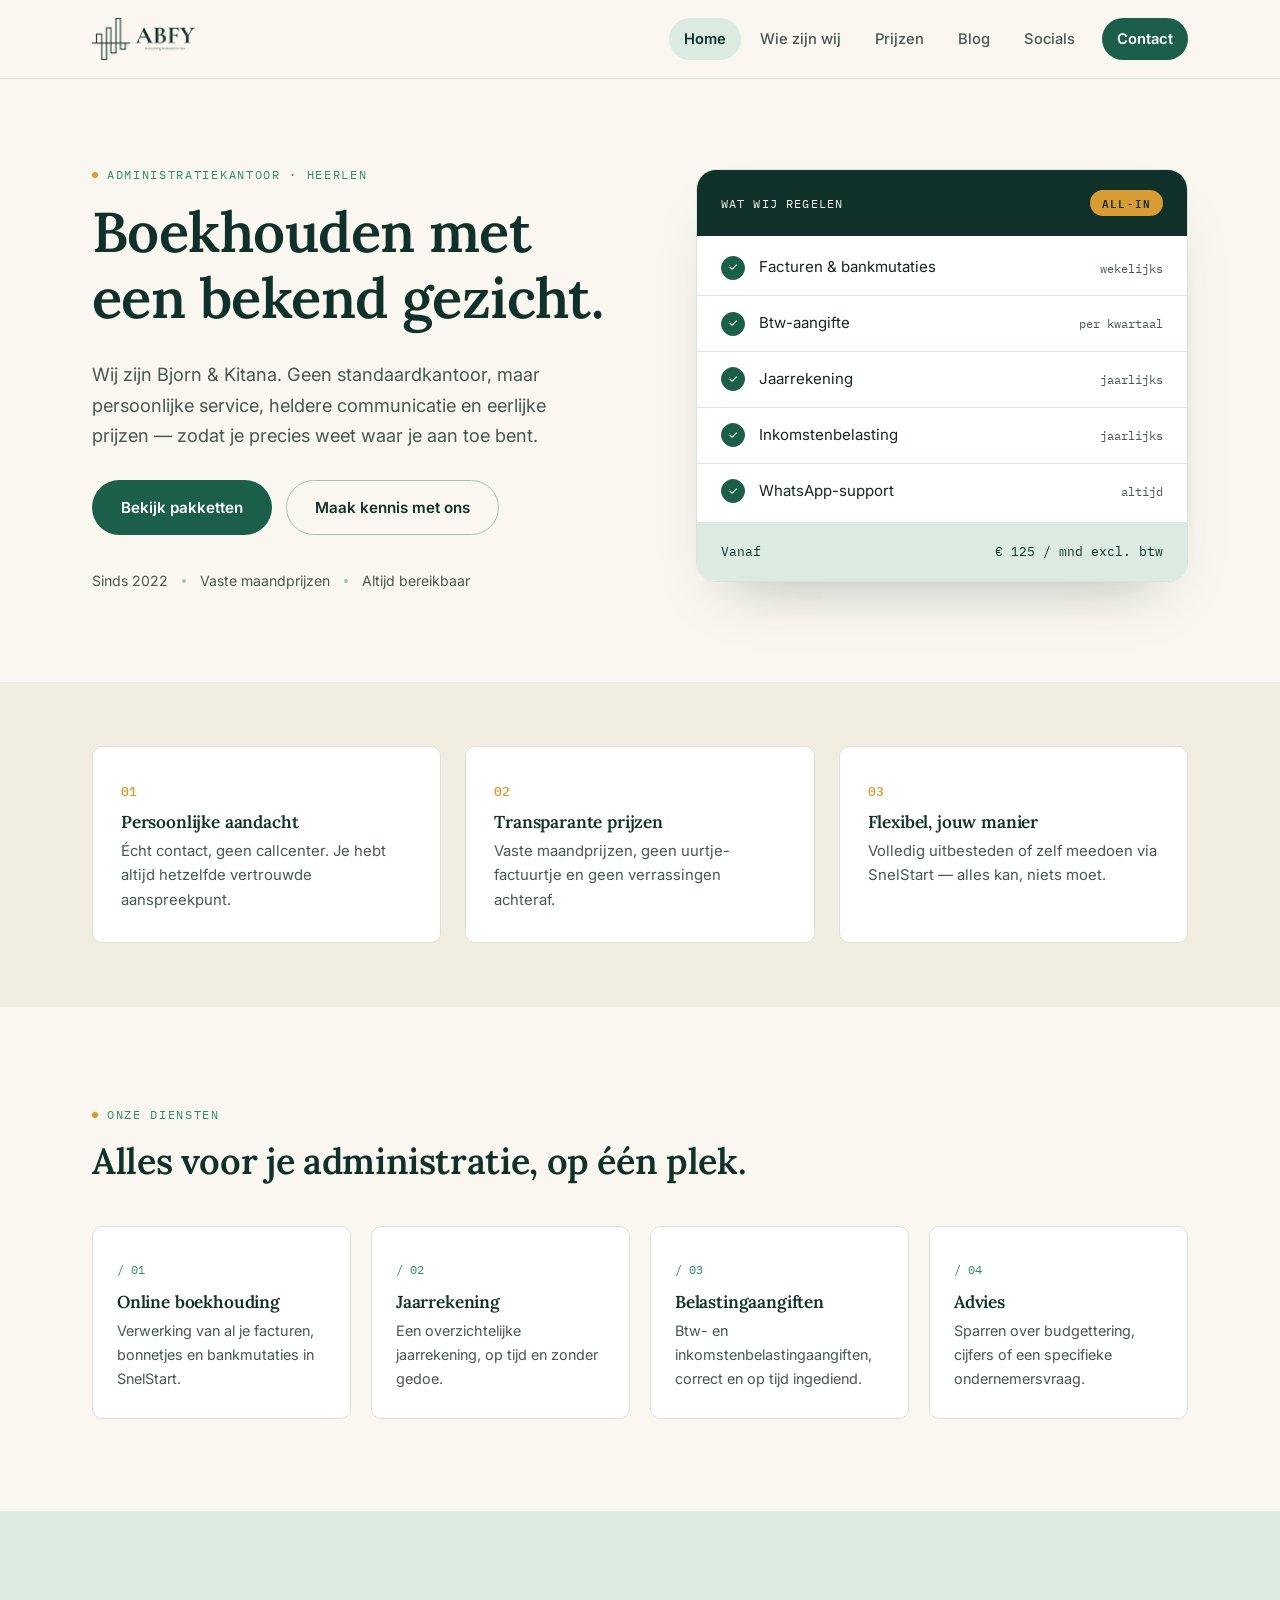
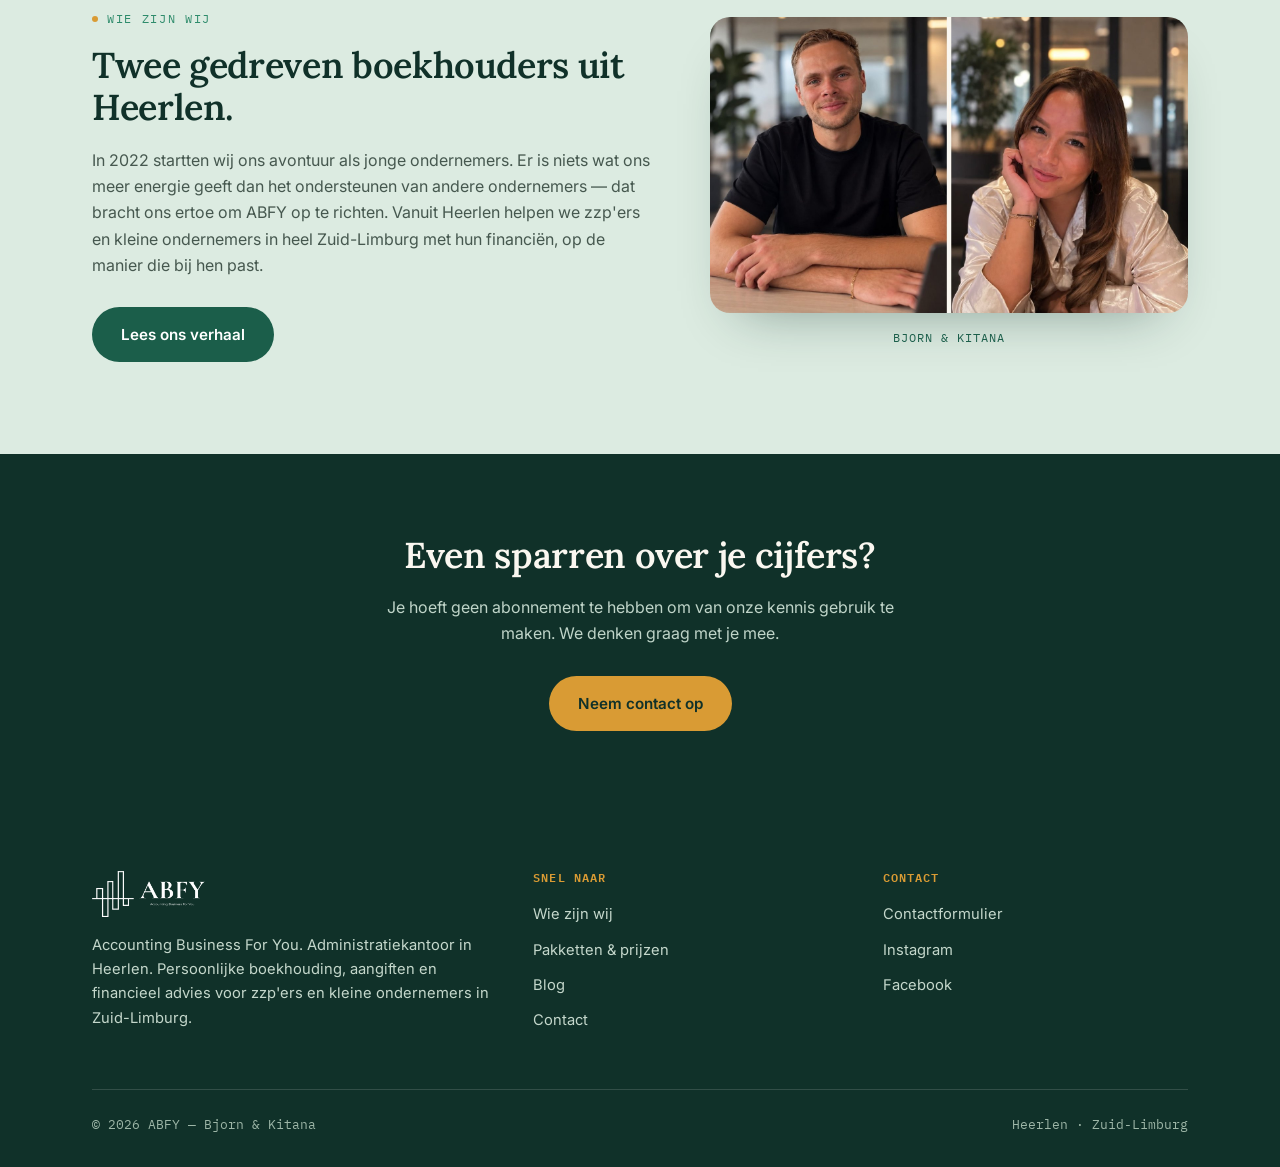
<file: index.html>
<!DOCTYPE html>
<html lang="nl">
<head>
  <meta charset="UTF-8" />
  <meta name="viewport" content="width=device-width, initial-scale=1.0" />
  <title>ABFY | Administratiekantoor &amp; boekhouder in Heerlen</title>
  <meta name="description" content="Administratiekantoor in Heerlen. Persoonlijke boekhouding, btw-aangifte en jaarrekening voor zzp'ers en kleine ondernemers in Zuid-Limburg. Vanaf €125 per maand." />
  <link rel="canonical" href="https://www.abfy.nl/" />
  <meta name="robots" content="index, follow" />
  <meta name="author" content="ABFY — Accounting Business For You" />

  <!-- Favicon / tabblad-icoon -->
  <link rel="icon" href="favicon.ico" sizes="any" />
  <link rel="icon" type="image/png" sizes="32x32" href="favicon-32.png" />
  <link rel="icon" type="image/png" sizes="16x16" href="favicon-16.png" />
  <link rel="apple-touch-icon" href="apple-touch-icon.png" />
  <meta name="theme-color" content="#1B5E4A" />
  <link rel="manifest" href="site.webmanifest" />

  <!-- Zo ziet de site eruit als iemand hem deelt (WhatsApp, Facebook, LinkedIn) -->
  <meta property="og:type" content="website" />
  <meta property="og:locale" content="nl_NL" />
  <meta property="og:site_name" content="ABFY" />
  <meta property="og:title" content="ABFY | Administratiekantoor &amp; boekhouder in Heerlen" />
  <meta property="og:description" content="Administratiekantoor in Heerlen. Persoonlijke boekhouding, btw-aangifte en jaarrekening voor zzp'ers en kleine ondernemers in Zuid-Limburg. Vanaf €125 per maand." />
  <meta property="og:url" content="https://www.abfy.nl/" />
  <meta property="og:image" content="https://www.abfy.nl/og-image.jpg" />
  <meta property="og:image:width" content="1200" />
  <meta property="og:image:height" content="630" />
  <meta name="twitter:card" content="summary_large_image" />
  <meta name="twitter:title" content="ABFY | Administratiekantoor &amp; boekhouder in Heerlen" />
  <meta name="twitter:description" content="Administratiekantoor in Heerlen. Persoonlijke boekhouding, btw-aangifte en jaarrekening voor zzp'ers en kleine ondernemers in Zuid-Limburg. Vanaf €125 per maand." />
  <meta name="twitter:image" content="https://www.abfy.nl/og-image.jpg" />

  <link rel="stylesheet" href="style.css" />

  <!-- Gestructureerde data: hiermee begrijpt Google dat ABFY een lokaal
       administratiekantoor in Heerlen is. Deze gegevens moeten exact
       overeenkomen met het Google Business Profile en de KVK-inschrijving. -->
  <script type="application/ld+json">
  {
    "@context": "https://schema.org",
    "@type": "AccountingService",
    "name": "ABFY — Accounting Business For You",
    "alternateName": "ABFY",
    "description": "Persoonlijk administratiekantoor in Heerlen voor zzp'ers en kleine ondernemers in Zuid-Limburg. Boekhouding, btw-aangifte, jaarrekening en financieel advies.",
    "url": "https://www.abfy.nl",
    "logo": "https://www.abfy.nl/icon-512.png",
    "image": "https://www.abfy.nl/og-image.jpg",
    "priceRange": "€€",
    "areaServed": [
      { "@type": "City", "name": "Heerlen" },
      { "@type": "City", "name": "Kerkrade" },
      { "@type": "City", "name": "Landgraaf" },
      { "@type": "City", "name": "Brunssum" },
      { "@type": "City", "name": "Sittard-Geleen" },
      { "@type": "City", "name": "Maastricht" },
      { "@type": "AdministrativeArea", "name": "Zuid-Limburg" }
    ],
    "address": {
      "@type": "PostalAddress",
      "streetAddress": "Sikkelhof 30",
      "addressLocality": "Heerlen",
      "addressRegion": "Limburg",
      "postalCode": "6418 JW",
      "addressCountry": "NL"
    },
    "geo": {
      "@type": "GeoCoordinates",
      "latitude": 50.8702645,
      "longitude": 6.0139512
    },
    "founder": [
      { "@type": "Person", "name": "Bjorn" },
      { "@type": "Person", "name": "Kitana" }
    ],
    "foundingDate": "2022",
    "sameAs": [
      "https://instagram.com/abfy_bk",
      "https://www.facebook.com/people/ABFY-Accounting-Business-For-You/100088247887144/"
    ],
    "openingHoursSpecification": [{
      "@type": "OpeningHoursSpecification",
      "dayOfWeek": ["Monday","Tuesday","Wednesday","Thursday","Friday","Saturday"],
      "opens": "09:00",
      "closes": "16:00"
    }],
    "hasOfferCatalog": {
      "@type": "OfferCatalog",
      "name": "Pakketten",
      "itemListElement": [
        { "@type": "Offer", "name": "Pakket Start", "description": "0-30 facturen per maand", "price": "125", "priceCurrency": "EUR" },
        { "@type": "Offer", "name": "Pakket Basis", "description": "30-60 facturen per maand", "price": "165", "priceCurrency": "EUR" },
        { "@type": "Offer", "name": "Pakket Plus", "description": "60-90 facturen per maand", "price": "225", "priceCurrency": "EUR" },
        { "@type": "Offer", "name": "Pakket Pro", "description": "90-120 facturen per maand", "price": "275", "priceCurrency": "EUR" }
      ]
    }
  }
  </script>

</head>
<body>
  <header id="site-header" class="site-header"></header>

  <main>
    <section class="hero">
      <div class="container">
        <div class="hero-copy">
          <p class="eyebrow">Administratiekantoor · Heerlen</p>
          <h1>Boekhouden met een bekend gezicht.</h1>
          <p class="lead">
            Wij zijn Bjorn &amp; Kitana. Geen standaardkantoor, maar persoonlijke
            service, heldere communicatie en eerlijke prijzen — zodat je precies
            weet waar je aan toe bent.
          </p>
          <div class="hero-actions">
            <a href="prijzen.html" class="btn btn-primary">Bekijk pakketten</a>
            <a href="wie-zijn-wij.html" class="btn btn-ghost">Maak kennis met ons</a>
          </div>
          <div class="hero-trust">
            <span>Sinds 2022</span>
            <span class="dot-sep"></span>
            <span>Vaste maandprijzen</span>
            <span class="dot-sep"></span>
            <span>Altijd bereikbaar</span>
          </div>
        </div>

        <div class="hero-visual">
          <div class="ledger-card">
            <div class="ledger-card__head">
              <span>Wat wij regelen</span>
              <span class="stamp-badge">All-in</span>
            </div>
            <div class="ledger-rows">
              <div class="ledger-row"><span class="ledger-check">✓</span><span class="ledger-row__label">Facturen &amp; bankmutaties</span><span class="ledger-row__meta">wekelijks</span></div>
              <div class="ledger-row"><span class="ledger-check">✓</span><span class="ledger-row__label">Btw-aangifte</span><span class="ledger-row__meta">per kwartaal</span></div>
              <div class="ledger-row"><span class="ledger-check">✓</span><span class="ledger-row__label">Jaarrekening</span><span class="ledger-row__meta">jaarlijks</span></div>
              <div class="ledger-row"><span class="ledger-check">✓</span><span class="ledger-row__label">Inkomstenbelasting</span><span class="ledger-row__meta">jaarlijks</span></div>
              <div class="ledger-row"><span class="ledger-check">✓</span><span class="ledger-row__label">WhatsApp-support</span><span class="ledger-row__meta">altijd</span></div>
            </div>
            <div class="ledger-card__foot">
              <span>Vanaf</span>
              <span>€ 125 / mnd excl. btw</span>
            </div>
          </div>
        </div>
      </div>
    </section>

    <section class="section warm tight">
      <div class="container">
        <div class="usp-grid">
          <div class="usp-item">
            <span class="num">01</span>
            <h3>Persoonlijke aandacht</h3>
            <p>Écht contact, geen callcenter. Je hebt altijd hetzelfde vertrouwde aanspreekpunt.</p>
          </div>
          <div class="usp-item">
            <span class="num">02</span>
            <h3>Transparante prijzen</h3>
            <p>Vaste maandprijzen, geen uurtje-factuurtje en geen verrassingen achteraf.</p>
          </div>
          <div class="usp-item">
            <span class="num">03</span>
            <h3>Flexibel, jouw manier</h3>
            <p>Volledig uitbesteden of zelf meedoen via SnelStart — alles kan, niets moet.</p>
          </div>
        </div>
      </div>
    </section>

    <section class="section">
      <div class="container">
        <p class="eyebrow">Onze diensten</p>
        <h2>Alles voor je administratie, op één plek.</h2>
        <div class="services-grid">
          <div class="service-card">
            <span class="idx">/ 01</span>
            <h3>Online boekhouding</h3>
            <p>Verwerking van al je facturen, bonnetjes en bankmutaties in SnelStart.</p>
          </div>
          <div class="service-card">
            <span class="idx">/ 02</span>
            <h3>Jaarrekening</h3>
            <p>Een overzichtelijke jaarrekening, op tijd en zonder gedoe.</p>
          </div>
          <div class="service-card">
            <span class="idx">/ 03</span>
            <h3>Belastingaangiften</h3>
            <p>Btw- en inkomstenbelastingaangiften, correct en op tijd ingediend.</p>
          </div>
          <div class="service-card">
            <span class="idx">/ 04</span>
            <h3>Advies</h3>
            <p>Sparren over budgettering, cijfers of een specifieke ondernemersvraag.</p>
          </div>
        </div>
      </div>
    </section>

    <section class="section mint">
      <div class="container intro-grid">
        <div>
          <p class="eyebrow">Wie zijn wij</p>
          <h2>Twee gedreven boekhouders uit Heerlen.</h2>
          <p>
            In 2022 startten wij ons avontuur als jonge ondernemers. Er is niets
            wat ons meer energie geeft dan het ondersteunen van andere ondernemers
            — dat bracht ons ertoe om ABFY op te richten. Vanuit Heerlen helpen we
            zzp'ers en kleine ondernemers in heel Zuid-Limburg met hun financiën,
            op de manier die bij hen past.
          </p>
          <a href="wie-zijn-wij.html" class="btn btn-primary" style="margin-top: 12px;">Lees ons verhaal</a>
        </div>
        <figure class="intro-fotos">
          <img src="bjorn-kitana.jpg" alt="Bjorn en Kitana, de oprichters van ABFY" width="1454" height="900" loading="lazy" />
          <figcaption>Bjorn &amp; Kitana</figcaption>
        </figure>
      </div>
    </section>

    <section class="cta-band">
      <div class="container">
        <h2>Even sparren over je cijfers?</h2>
        <p>Je hoeft geen abonnement te hebben om van onze kennis gebruik te maken. We denken graag met je mee.</p>
        <a href="contact.html" class="btn btn-amber">Neem contact op</a>
      </div>
    </section>
  </main>

  <footer id="site-footer" class="site-footer"></footer>
  <script src="components.js"></script>
</body>
</html>
</file>
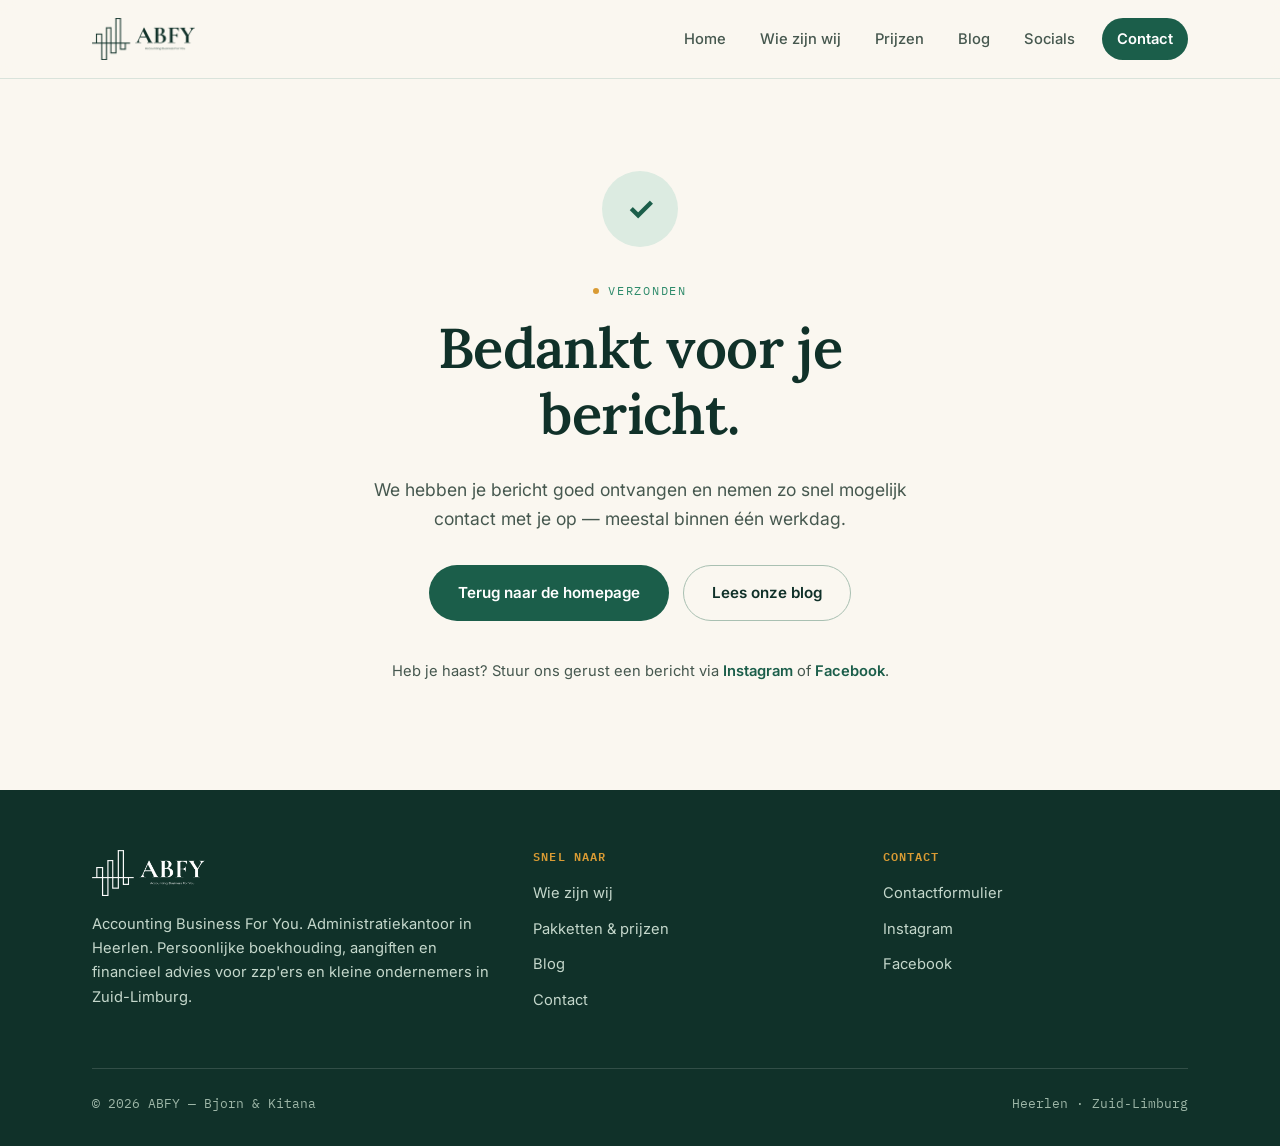
<file: bedankt.html>
<!DOCTYPE html>
<html lang="nl">
<head>
  <meta charset="UTF-8" />
  <meta name="viewport" content="width=device-width, initial-scale=1.0" />
  <title>Bedankt voor je bericht | ABFY</title>
  <meta name="description" content="Bedankt voor je bericht aan ABFY. We nemen zo snel mogelijk contact met je op." />
  <link rel="canonical" href="https://www.abfy.nl/bedankt.html" />
  <meta name="robots" content="noindex, follow" />
  <meta name="author" content="ABFY — Accounting Business For You" />

  <!-- Favicon / tabblad-icoon -->
  <link rel="icon" href="favicon.ico" sizes="any" />
  <link rel="icon" type="image/png" sizes="32x32" href="favicon-32.png" />
  <link rel="icon" type="image/png" sizes="16x16" href="favicon-16.png" />
  <link rel="apple-touch-icon" href="apple-touch-icon.png" />
  <meta name="theme-color" content="#1B5E4A" />
  <link rel="manifest" href="site.webmanifest" />

  <link rel="stylesheet" href="style.css" />
</head>
<body>
  <header id="site-header" class="site-header"></header>

  <main>
    <section class="section">
      <div class="container bedankt">
        <div class="bedankt-vink" aria-hidden="true">✓</div>
        <p class="eyebrow">Verzonden</p>
        <h1>Bedankt voor je bericht.</h1>
        <p class="lead">
          We hebben je bericht goed ontvangen en nemen zo snel mogelijk contact
          met je op — meestal binnen één werkdag.
        </p>

        <div class="bedankt-acties">
          <a href="index.html" class="btn btn-primary">Terug naar de homepage</a>
          <a href="blog.html" class="btn btn-ghost">Lees onze blog</a>
        </div>

        <p class="bedankt-sluit">
          Heb je haast? Stuur ons gerust een bericht via
          <a href="https://instagram.com/abfy_bk" target="_blank" rel="noopener">Instagram</a>
          of
          <a href="https://www.facebook.com/people/ABFY-Accounting-Business-For-You/100088247887144/" target="_blank" rel="noopener">Facebook</a>.
        </p>
      </div>
    </section>
  </main>

  <footer id="site-footer" class="site-footer"></footer>
  <script src="components.js"></script>
</body>
</html>
</file>
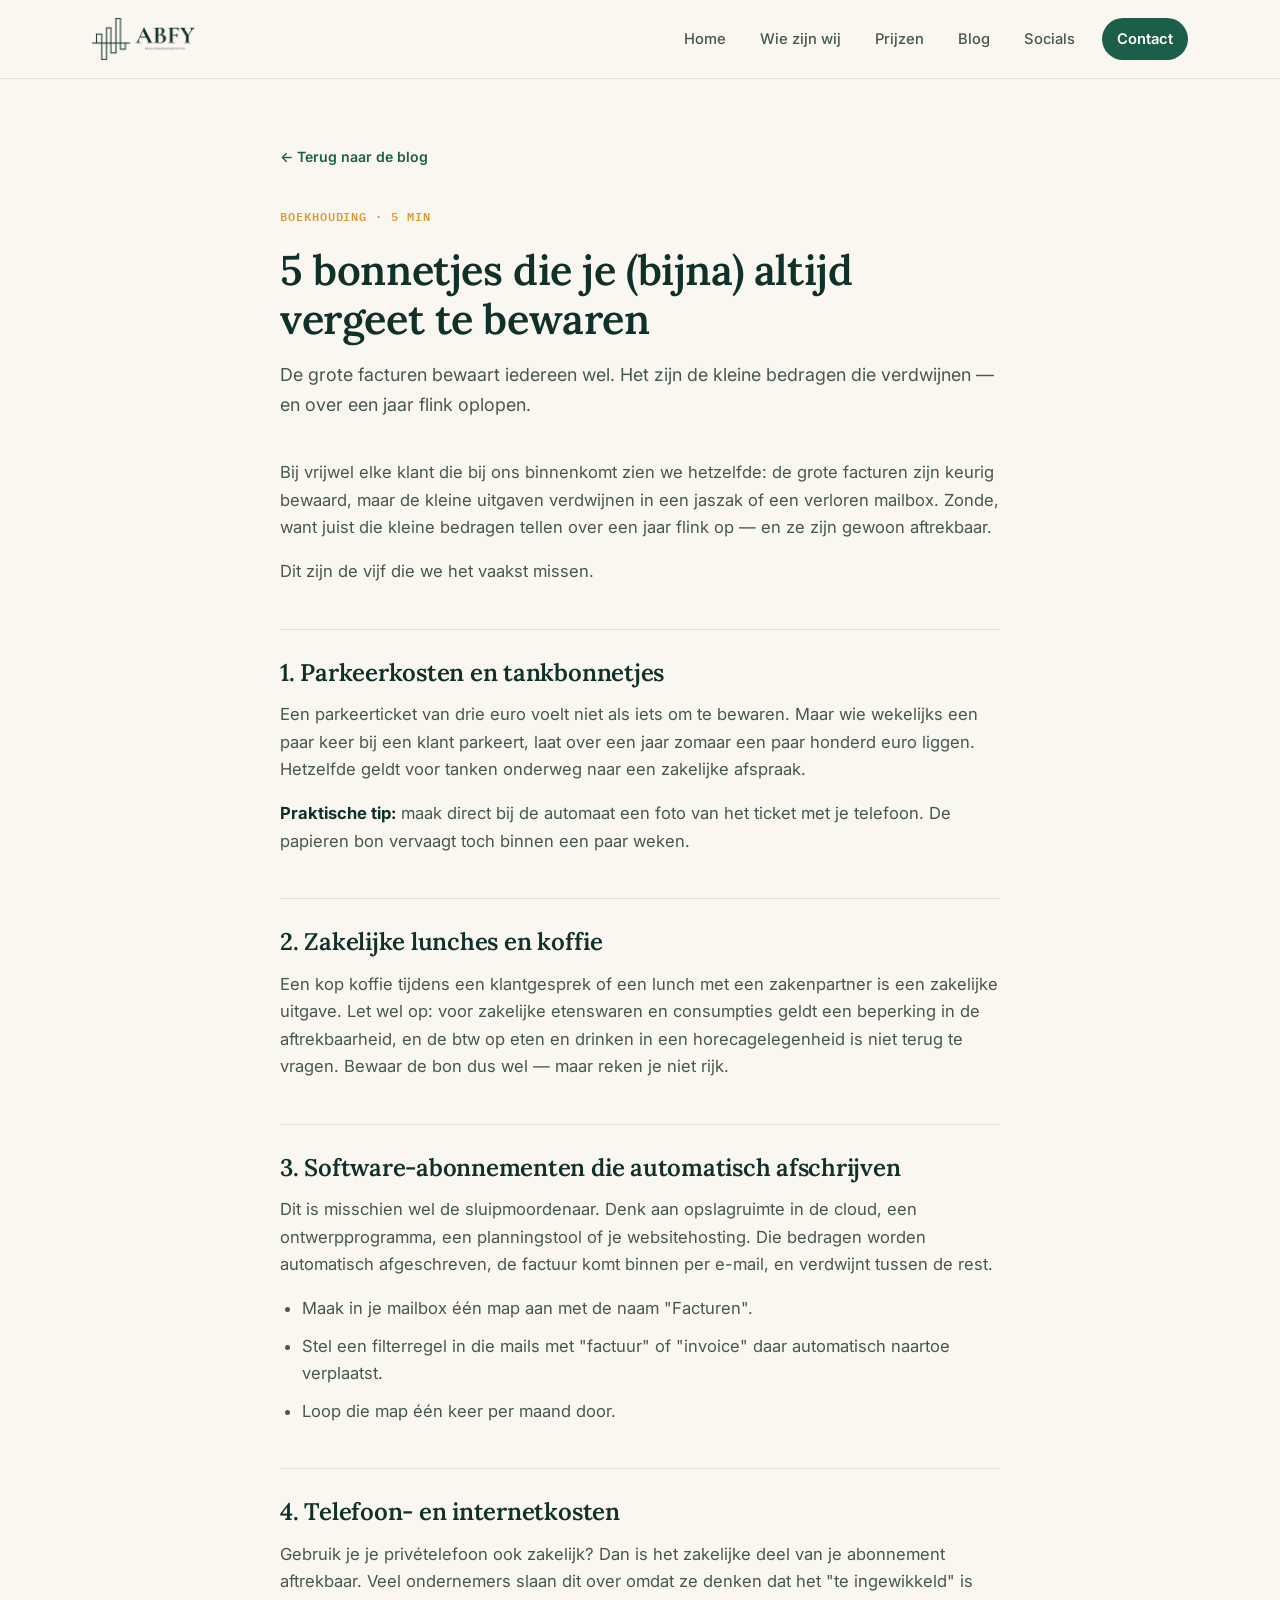
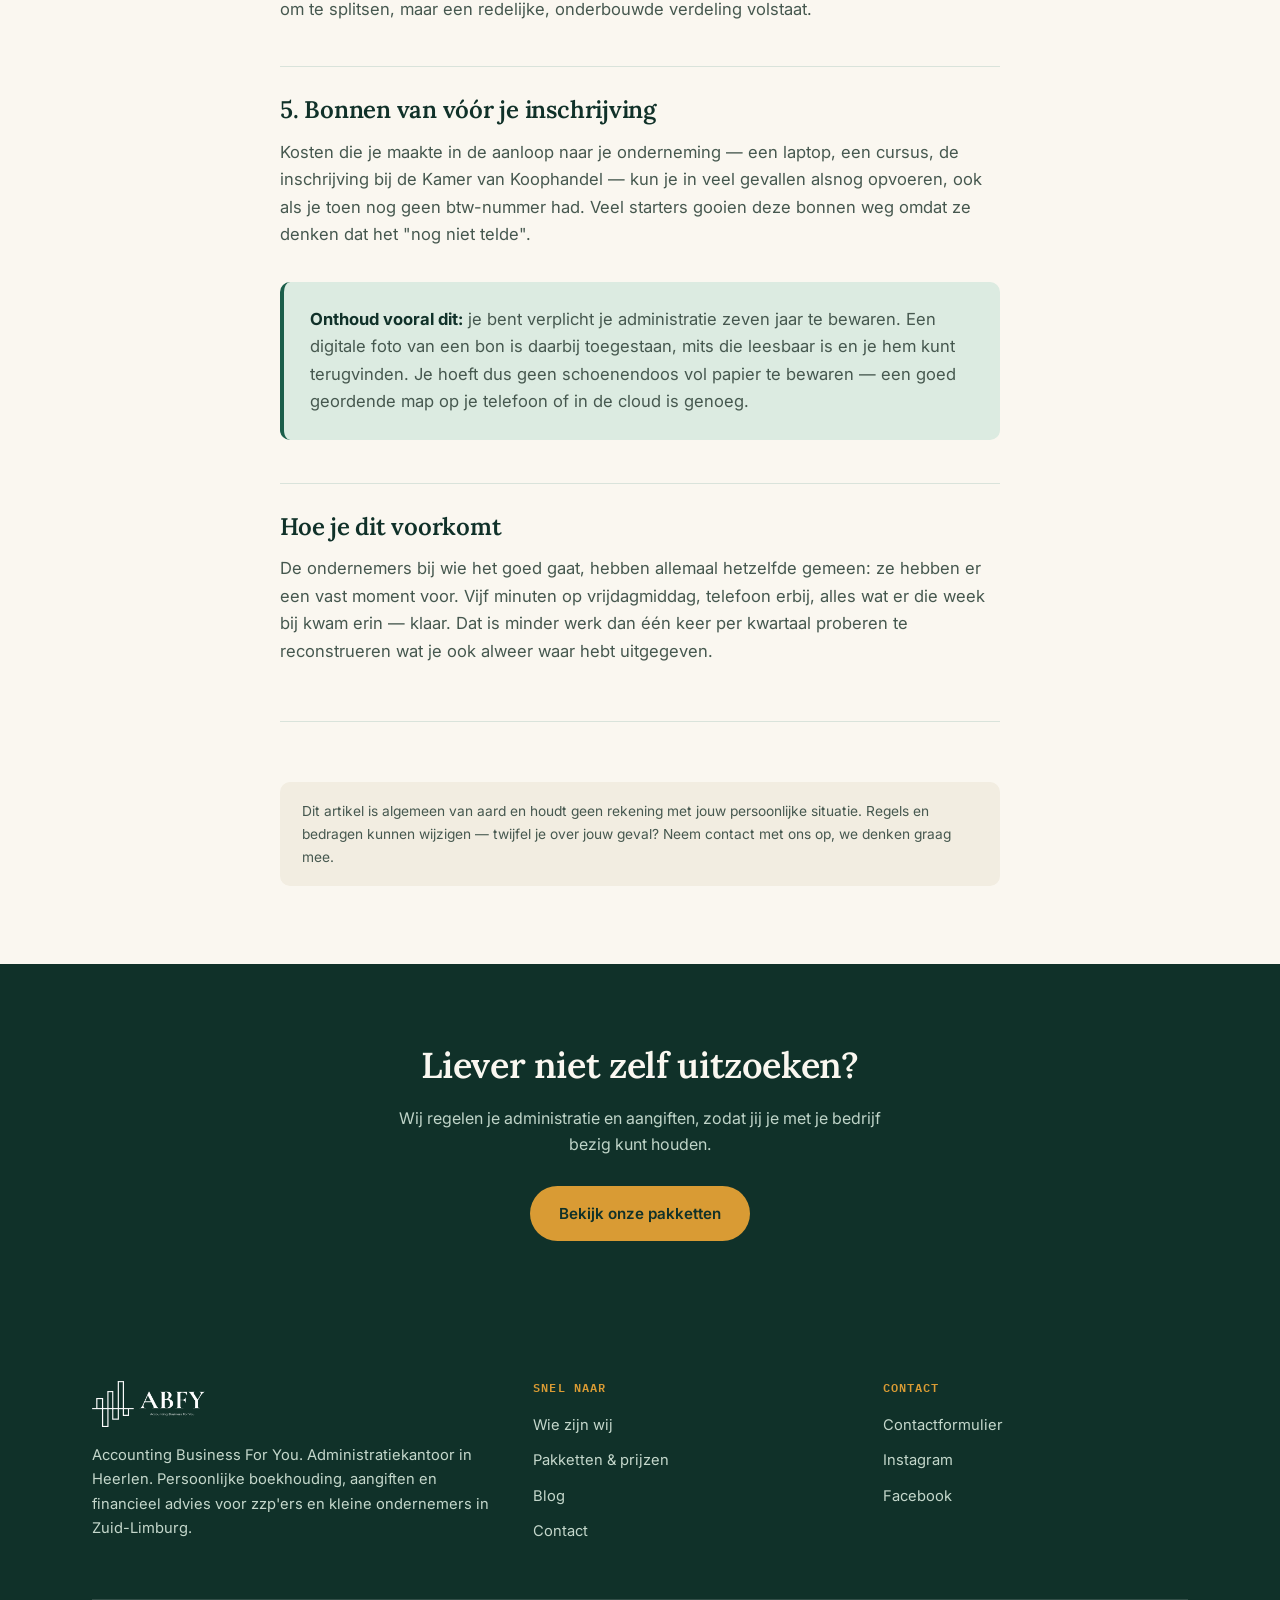
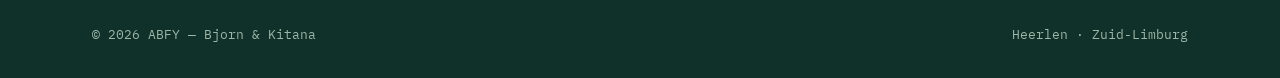
<file: blog-bonnetjes.html>
<!DOCTYPE html>
<html lang="nl">
<head>
  <meta charset="UTF-8" />
  <meta name="viewport" content="width=device-width, initial-scale=1.0" />
  <title>5 bonnetjes die je vergeet te bewaren | ABFY</title>
  <meta name="description" content="Parkeerkosten, software-abonnementen, telefoonkosten: deze zakelijke uitgaven worden het vaakst vergeten. Vijf voorbeelden en hoe je ze wél bewaart." />
  <link rel="canonical" href="https://www.abfy.nl/blog-bonnetjes.html" />
  <meta name="robots" content="index, follow" />
  <meta name="author" content="ABFY — Accounting Business For You" />

  <!-- Favicon / tabblad-icoon -->
  <link rel="icon" href="favicon.ico" sizes="any" />
  <link rel="icon" type="image/png" sizes="32x32" href="favicon-32.png" />
  <link rel="icon" type="image/png" sizes="16x16" href="favicon-16.png" />
  <link rel="apple-touch-icon" href="apple-touch-icon.png" />
  <meta name="theme-color" content="#1B5E4A" />
  <link rel="manifest" href="site.webmanifest" />

  <!-- Zo ziet de site eruit als iemand hem deelt (WhatsApp, Facebook, LinkedIn) -->
  <meta property="og:type" content="article" />
  <meta property="og:locale" content="nl_NL" />
  <meta property="og:site_name" content="ABFY" />
  <meta property="og:title" content="5 bonnetjes die je vergeet te bewaren | ABFY" />
  <meta property="og:description" content="Parkeerkosten, software-abonnementen, telefoonkosten: deze zakelijke uitgaven worden het vaakst vergeten. Vijf voorbeelden en hoe je ze wél bewaart." />
  <meta property="og:url" content="https://www.abfy.nl/blog-bonnetjes.html" />
  <meta property="og:image" content="https://www.abfy.nl/og-image.jpg" />
  <meta property="og:image:width" content="1200" />
  <meta property="og:image:height" content="630" />
  <meta name="twitter:card" content="summary_large_image" />
  <meta name="twitter:title" content="5 bonnetjes die je vergeet te bewaren | ABFY" />
  <meta name="twitter:description" content="Parkeerkosten, software-abonnementen, telefoonkosten: deze zakelijke uitgaven worden het vaakst vergeten. Vijf voorbeelden en hoe je ze wél bewaart." />
  <meta name="twitter:image" content="https://www.abfy.nl/og-image.jpg" />

  <link rel="stylesheet" href="style.css" />

  <script type="application/ld+json">
  {
    "@context": "https://schema.org",
    "@type": "BlogPosting",
    "headline": "5 bonnetjes die je (bijna) altijd vergeet te bewaren",
    "datePublished": "2026-01-15",
    "author": { "@type": "Organization", "name": "ABFY" },
    "publisher": {
      "@type": "Organization",
      "name": "ABFY",
      "logo": { "@type": "ImageObject", "url": "https://www.abfy.nl/icon-512.png" }
    },
    "mainEntityOfPage": "https://www.abfy.nl/blog-bonnetjes.html",
    "image": "https://www.abfy.nl/og-image.jpg"
  }
  </script>

</head>
<body>
  <header id="site-header" class="site-header"></header>

  <main>
    <section class="section tight">
      <div class="container">
        <article class="article">
          <a href="blog.html" class="back-link">← Terug naar de blog</a>

          <div class="article-header">
            <span class="meta">Boekhouding · 5 min</span>
            <h1>5 bonnetjes die je (bijna) altijd vergeet te bewaren</h1>
            <p class="standfirst">De grote facturen bewaart iedereen wel. Het zijn de kleine bedragen die verdwijnen — en over een jaar flink oplopen.</p>
          </div>

          <div class="article-body">
            <p>
              Bij vrijwel elke klant die bij ons binnenkomt zien we hetzelfde:
              de grote facturen zijn keurig bewaard, maar de kleine uitgaven
              verdwijnen in een jaszak of een verloren mailbox. Zonde, want juist
              die kleine bedragen tellen over een jaar flink op — en ze zijn
              gewoon aftrekbaar.
            </p>
            <p>Dit zijn de vijf die we het vaakst missen.</p>

            <h2>1. Parkeerkosten en tankbonnetjes</h2>
            <p>
              Een parkeerticket van drie euro voelt niet als iets om te bewaren.
              Maar wie wekelijks een paar keer bij een klant parkeert, laat over
              een jaar zomaar een paar honderd euro liggen. Hetzelfde geldt voor
              tanken onderweg naar een zakelijke afspraak.
            </p>
            <p>
              <strong>Praktische tip:</strong> maak direct bij de automaat een
              foto van het ticket met je telefoon. De papieren bon vervaagt toch
              binnen een paar weken.
            </p>

            <h2>2. Zakelijke lunches en koffie</h2>
            <p>
              Een kop koffie tijdens een klantgesprek of een lunch met een
              zakenpartner is een zakelijke uitgave. Let wel op: voor
              zakelijke etenswaren en consumpties geldt een beperking in de
              aftrekbaarheid, en de btw op eten en drinken in een horecagelegenheid
              is niet terug te vragen. Bewaar de bon dus wel — maar reken je niet
              rijk.
            </p>

            <h2>3. Software-abonnementen die automatisch afschrijven</h2>
            <p>
              Dit is misschien wel de sluipmoordenaar. Denk aan opslagruimte in de
              cloud, een ontwerpprogramma, een planningstool of je websitehosting.
              Die bedragen worden automatisch afgeschreven, de factuur komt binnen
              per e-mail, en verdwijnt tussen de rest.
            </p>
            <ul>
              <li>Maak in je mailbox één map aan met de naam "Facturen".</li>
              <li>Stel een filterregel in die mails met "factuur" of "invoice" daar automatisch naartoe verplaatst.</li>
              <li>Loop die map één keer per maand door.</li>
            </ul>

            <h2>4. Telefoon- en internetkosten</h2>
            <p>
              Gebruik je je privételefoon ook zakelijk? Dan is het zakelijke deel
              van je abonnement aftrekbaar. Veel ondernemers slaan dit over omdat
              ze denken dat het "te ingewikkeld" is om te splitsen, maar een
              redelijke, onderbouwde verdeling volstaat.
            </p>

            <h2>5. Bonnen van vóór je inschrijving</h2>
            <p>
              Kosten die je maakte in de aanloop naar je onderneming — een
              laptop, een cursus, de inschrijving bij de Kamer van Koophandel —
              kun je in veel gevallen alsnog opvoeren, ook als je toen nog geen
              btw-nummer had. Veel starters gooien deze bonnen weg omdat ze
              denken dat het "nog niet telde".
            </p>

            <div class="callout">
              <p>
                <strong>Onthoud vooral dit:</strong> je bent verplicht je
                administratie zeven jaar te bewaren. Een digitale foto van een bon
                is daarbij toegestaan, mits die leesbaar is en je hem kunt
                terugvinden. Je hoeft dus geen schoenendoos vol papier te
                bewaren — een goed geordende map op je telefoon of in de cloud is genoeg.
              </p>
            </div>

            <h2>Hoe je dit voorkomt</h2>
            <p>
              De ondernemers bij wie het goed gaat, hebben allemaal hetzelfde
              gemeen: ze hebben er een vast moment voor. Vijf minuten op
              vrijdagmiddag, telefoon erbij, alles wat er die week bij kwam
              erin — klaar. Dat is minder werk dan één keer per kwartaal
              proberen te reconstrueren wat je ook alweer waar hebt uitgegeven.
            </p>
          </div>

          <div class="article-footer">
            <p class="article-disclaimer">
              Dit artikel is algemeen van aard en houdt geen rekening met jouw
              persoonlijke situatie. Regels en bedragen kunnen wijzigen — twijfel
              je over jouw geval? <a href="contact.html">Neem contact met ons op</a>,
              we denken graag mee.
            </p>
          </div>
        </article>
      </div>
    </section>

    <section class="cta-band">
      <div class="container">
        <h2>Liever niet zelf uitzoeken?</h2>
        <p>Wij regelen je administratie en aangiften, zodat jij je met je bedrijf bezig kunt houden.</p>
        <a href="prijzen.html" class="btn btn-amber">Bekijk onze pakketten</a>
      </div>
    </section>
  </main>

  <footer id="site-footer" class="site-footer"></footer>
  <script src="components.js"></script>
</body>
</html>
</file>
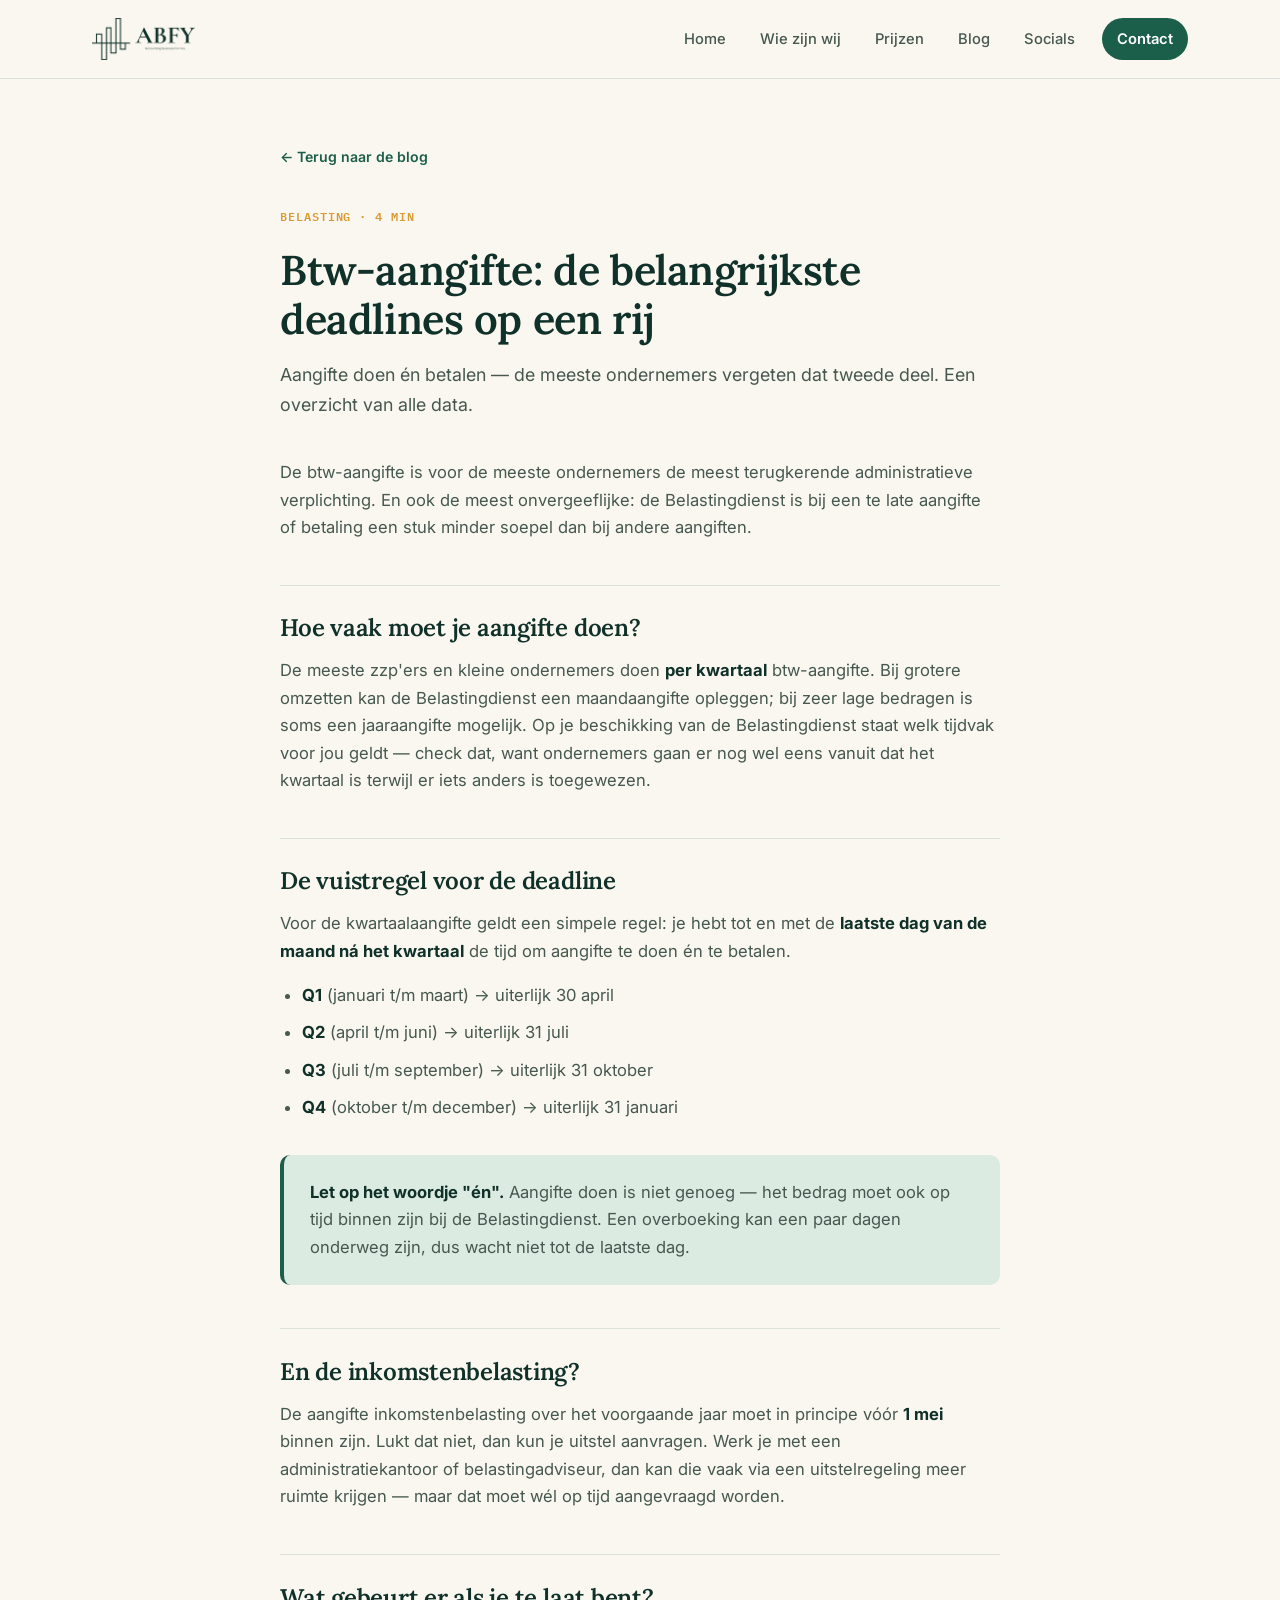
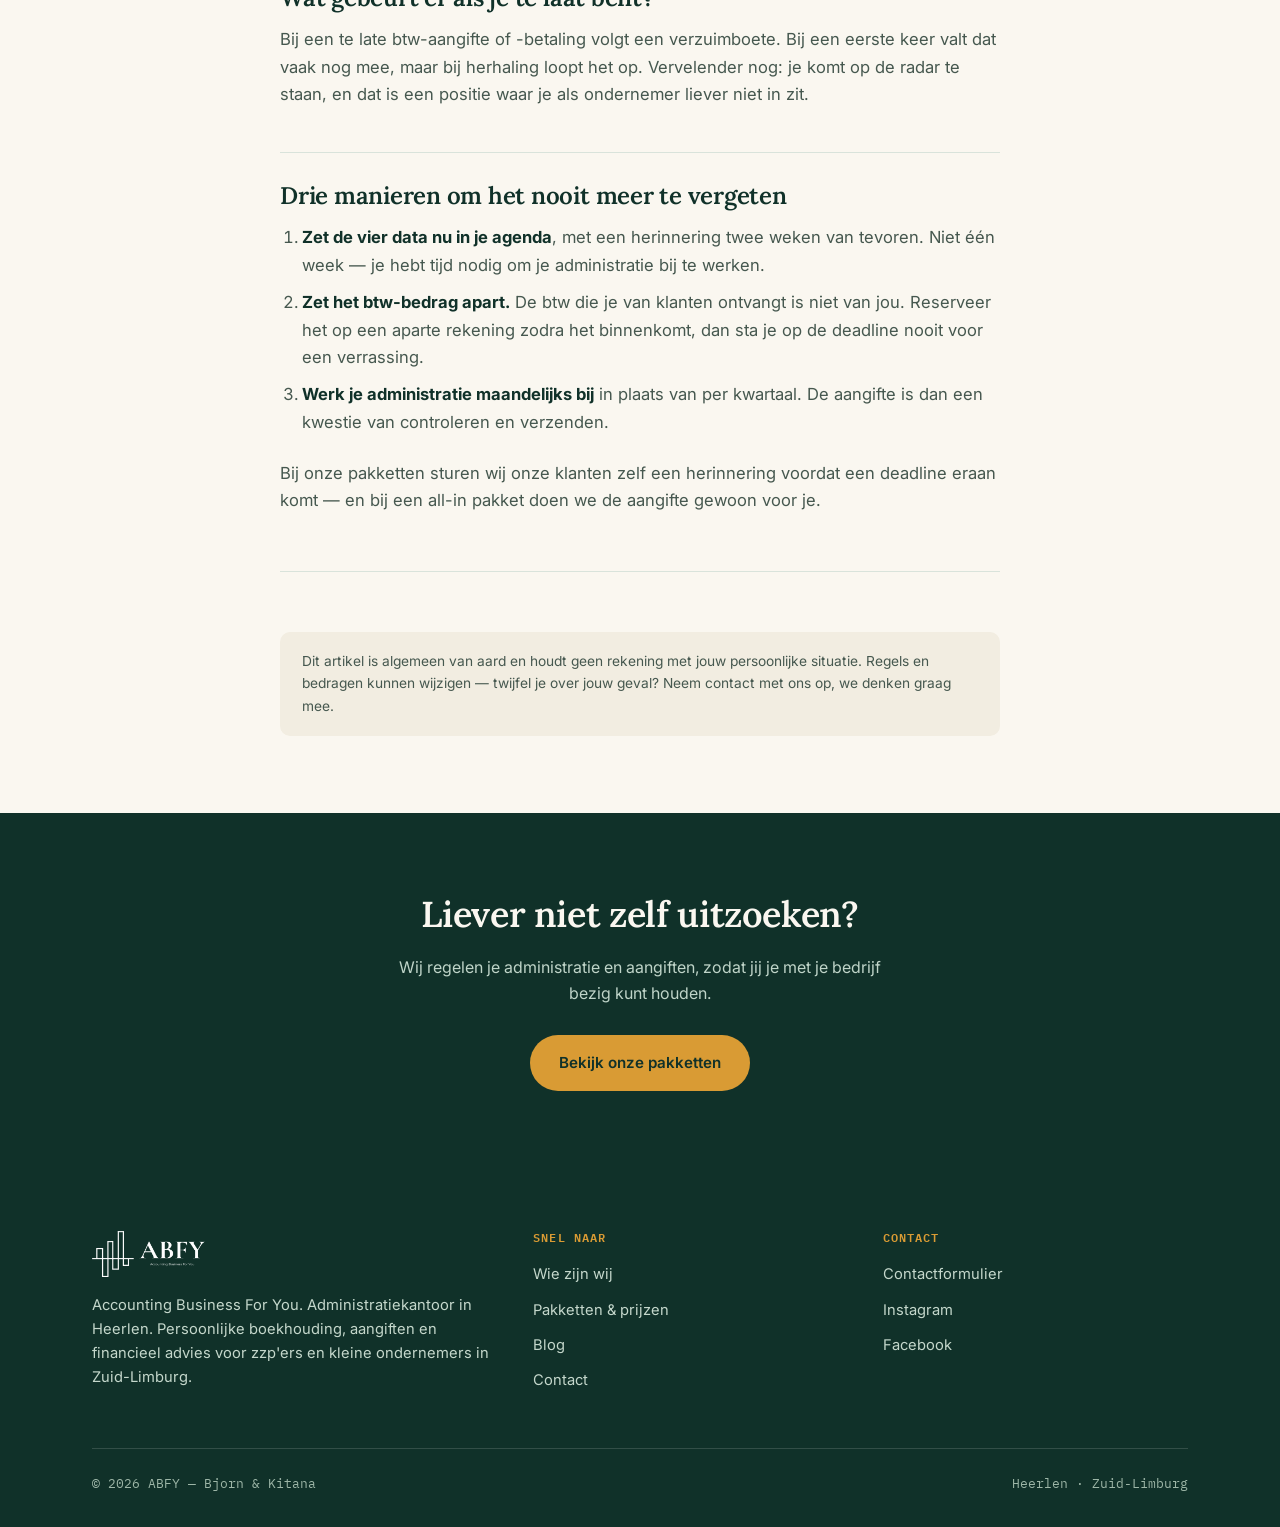
<file: blog-btw-deadlines.html>
<!DOCTYPE html>
<html lang="nl">
<head>
  <meta charset="UTF-8" />
  <meta name="viewport" content="width=device-width, initial-scale=1.0" />
  <title>Btw-aangifte deadlines 2026 op een rij | ABFY</title>
  <meta name="description" content="Wanneer moet je btw-aangifte doen? Alle kwartaaldeadlines, de deadline voor de inkomstenbelasting en drie manieren om ze nooit meer te missen." />
  <link rel="canonical" href="https://www.abfy.nl/blog-btw-deadlines.html" />
  <meta name="robots" content="index, follow" />
  <meta name="author" content="ABFY — Accounting Business For You" />

  <!-- Favicon / tabblad-icoon -->
  <link rel="icon" href="favicon.ico" sizes="any" />
  <link rel="icon" type="image/png" sizes="32x32" href="favicon-32.png" />
  <link rel="icon" type="image/png" sizes="16x16" href="favicon-16.png" />
  <link rel="apple-touch-icon" href="apple-touch-icon.png" />
  <meta name="theme-color" content="#1B5E4A" />
  <link rel="manifest" href="site.webmanifest" />

  <!-- Zo ziet de site eruit als iemand hem deelt (WhatsApp, Facebook, LinkedIn) -->
  <meta property="og:type" content="article" />
  <meta property="og:locale" content="nl_NL" />
  <meta property="og:site_name" content="ABFY" />
  <meta property="og:title" content="Btw-aangifte deadlines 2026 op een rij | ABFY" />
  <meta property="og:description" content="Wanneer moet je btw-aangifte doen? Alle kwartaaldeadlines, de deadline voor de inkomstenbelasting en drie manieren om ze nooit meer te missen." />
  <meta property="og:url" content="https://www.abfy.nl/blog-btw-deadlines.html" />
  <meta property="og:image" content="https://www.abfy.nl/og-image.jpg" />
  <meta property="og:image:width" content="1200" />
  <meta property="og:image:height" content="630" />
  <meta name="twitter:card" content="summary_large_image" />
  <meta name="twitter:title" content="Btw-aangifte deadlines 2026 op een rij | ABFY" />
  <meta name="twitter:description" content="Wanneer moet je btw-aangifte doen? Alle kwartaaldeadlines, de deadline voor de inkomstenbelasting en drie manieren om ze nooit meer te missen." />
  <meta name="twitter:image" content="https://www.abfy.nl/og-image.jpg" />

  <link rel="stylesheet" href="style.css" />

  <script type="application/ld+json">
  {
    "@context": "https://schema.org",
    "@type": "BlogPosting",
    "headline": "Btw-aangifte: de belangrijkste deadlines op een rij",
    "datePublished": "2026-02-10",
    "author": { "@type": "Organization", "name": "ABFY" },
    "publisher": {
      "@type": "Organization",
      "name": "ABFY",
      "logo": { "@type": "ImageObject", "url": "https://www.abfy.nl/icon-512.png" }
    },
    "mainEntityOfPage": "https://www.abfy.nl/blog-btw-deadlines.html",
    "image": "https://www.abfy.nl/og-image.jpg"
  }
  </script>

</head>
<body>
  <header id="site-header" class="site-header"></header>

  <main>
    <section class="section tight">
      <div class="container">
        <article class="article">
          <a href="blog.html" class="back-link">← Terug naar de blog</a>

          <div class="article-header">
            <span class="meta">Belasting · 4 min</span>
            <h1>Btw-aangifte: de belangrijkste deadlines op een rij</h1>
            <p class="standfirst">Aangifte doen én betalen — de meeste ondernemers vergeten dat tweede deel. Een overzicht van alle data.</p>
          </div>

          <div class="article-body">
            <p>
              De btw-aangifte is voor de meeste ondernemers de meest terugkerende
              administratieve verplichting. En ook de meest onvergeeflijke: de
              Belastingdienst is bij een te late aangifte of betaling een stuk
              minder soepel dan bij andere aangiften.
            </p>

            <h2>Hoe vaak moet je aangifte doen?</h2>
            <p>
              De meeste zzp'ers en kleine ondernemers doen <strong>per
              kwartaal</strong> btw-aangifte. Bij grotere omzetten kan de
              Belastingdienst een maandaangifte opleggen; bij zeer lage bedragen
              is soms een jaaraangifte mogelijk. Op je beschikking van de
              Belastingdienst staat welk tijdvak voor jou geldt — check dat, want
              ondernemers gaan er nog wel eens vanuit dat het kwartaal is terwijl
              er iets anders is toegewezen.
            </p>

            <h2>De vuistregel voor de deadline</h2>
            <p>
              Voor de kwartaalaangifte geldt een simpele regel: je hebt tot en met
              de <strong>laatste dag van de maand ná het kwartaal</strong> de tijd
              om aangifte te doen én te betalen.
            </p>
            <ul>
              <li><strong>Q1</strong> (januari t/m maart) → uiterlijk 30 april</li>
              <li><strong>Q2</strong> (april t/m juni) → uiterlijk 31 juli</li>
              <li><strong>Q3</strong> (juli t/m september) → uiterlijk 31 oktober</li>
              <li><strong>Q4</strong> (oktober t/m december) → uiterlijk 31 januari</li>
            </ul>

            <div class="callout">
              <p>
                <strong>Let op het woordje "én".</strong> Aangifte doen is niet
                genoeg — het bedrag moet ook op tijd binnen zijn bij de
                Belastingdienst. Een overboeking kan een paar dagen onderweg zijn,
                dus wacht niet tot de laatste dag.
              </p>
            </div>

            <h2>En de inkomstenbelasting?</h2>
            <p>
              De aangifte inkomstenbelasting over het voorgaande jaar moet in
              principe vóór <strong>1 mei</strong> binnen zijn. Lukt dat niet, dan
              kun je uitstel aanvragen. Werk je met een administratiekantoor of
              belastingadviseur, dan kan die vaak via een uitstelregeling meer
              ruimte krijgen — maar dat moet wél op tijd aangevraagd worden.
            </p>

            <h2>Wat gebeurt er als je te laat bent?</h2>
            <p>
              Bij een te late btw-aangifte of -betaling volgt een verzuimboete.
              Bij een eerste keer valt dat vaak nog mee, maar bij herhaling loopt
              het op. Vervelender nog: je komt op de radar te staan, en dat is een
              positie waar je als ondernemer liever niet in zit.
            </p>

            <h2>Drie manieren om het nooit meer te vergeten</h2>
            <ol>
              <li>
                <strong>Zet de vier data nu in je agenda</strong>, met een
                herinnering twee weken van tevoren. Niet één week — je hebt tijd
                nodig om je administratie bij te werken.
              </li>
              <li>
                <strong>Zet het btw-bedrag apart.</strong> De btw die je van
                klanten ontvangt is niet van jou. Reserveer het op een aparte
                rekening zodra het binnenkomt, dan sta je op de deadline nooit
                voor een verrassing.
              </li>
              <li>
                <strong>Werk je administratie maandelijks bij</strong> in plaats
                van per kwartaal. De aangifte is dan een kwestie van controleren
                en verzenden.
              </li>
            </ol>

            <p>
              Bij onze pakketten sturen wij onze klanten zelf een herinnering
              voordat een deadline eraan komt — en bij een all-in pakket doen we
              de aangifte gewoon voor je.
            </p>
          </div>

          <div class="article-footer">
            <p class="article-disclaimer">
              Dit artikel is algemeen van aard en houdt geen rekening met jouw
              persoonlijke situatie. Regels en bedragen kunnen wijzigen — twijfel
              je over jouw geval? <a href="contact.html">Neem contact met ons op</a>,
              we denken graag mee.
            </p>
          </div>
        </article>
      </div>
    </section>

    <section class="cta-band">
      <div class="container">
        <h2>Liever niet zelf uitzoeken?</h2>
        <p>Wij regelen je administratie en aangiften, zodat jij je met je bedrijf bezig kunt houden.</p>
        <a href="prijzen.html" class="btn btn-amber">Bekijk onze pakketten</a>
      </div>
    </section>
  </main>

  <footer id="site-footer" class="site-footer"></footer>
  <script src="components.js"></script>
</body>
</html>
</file>
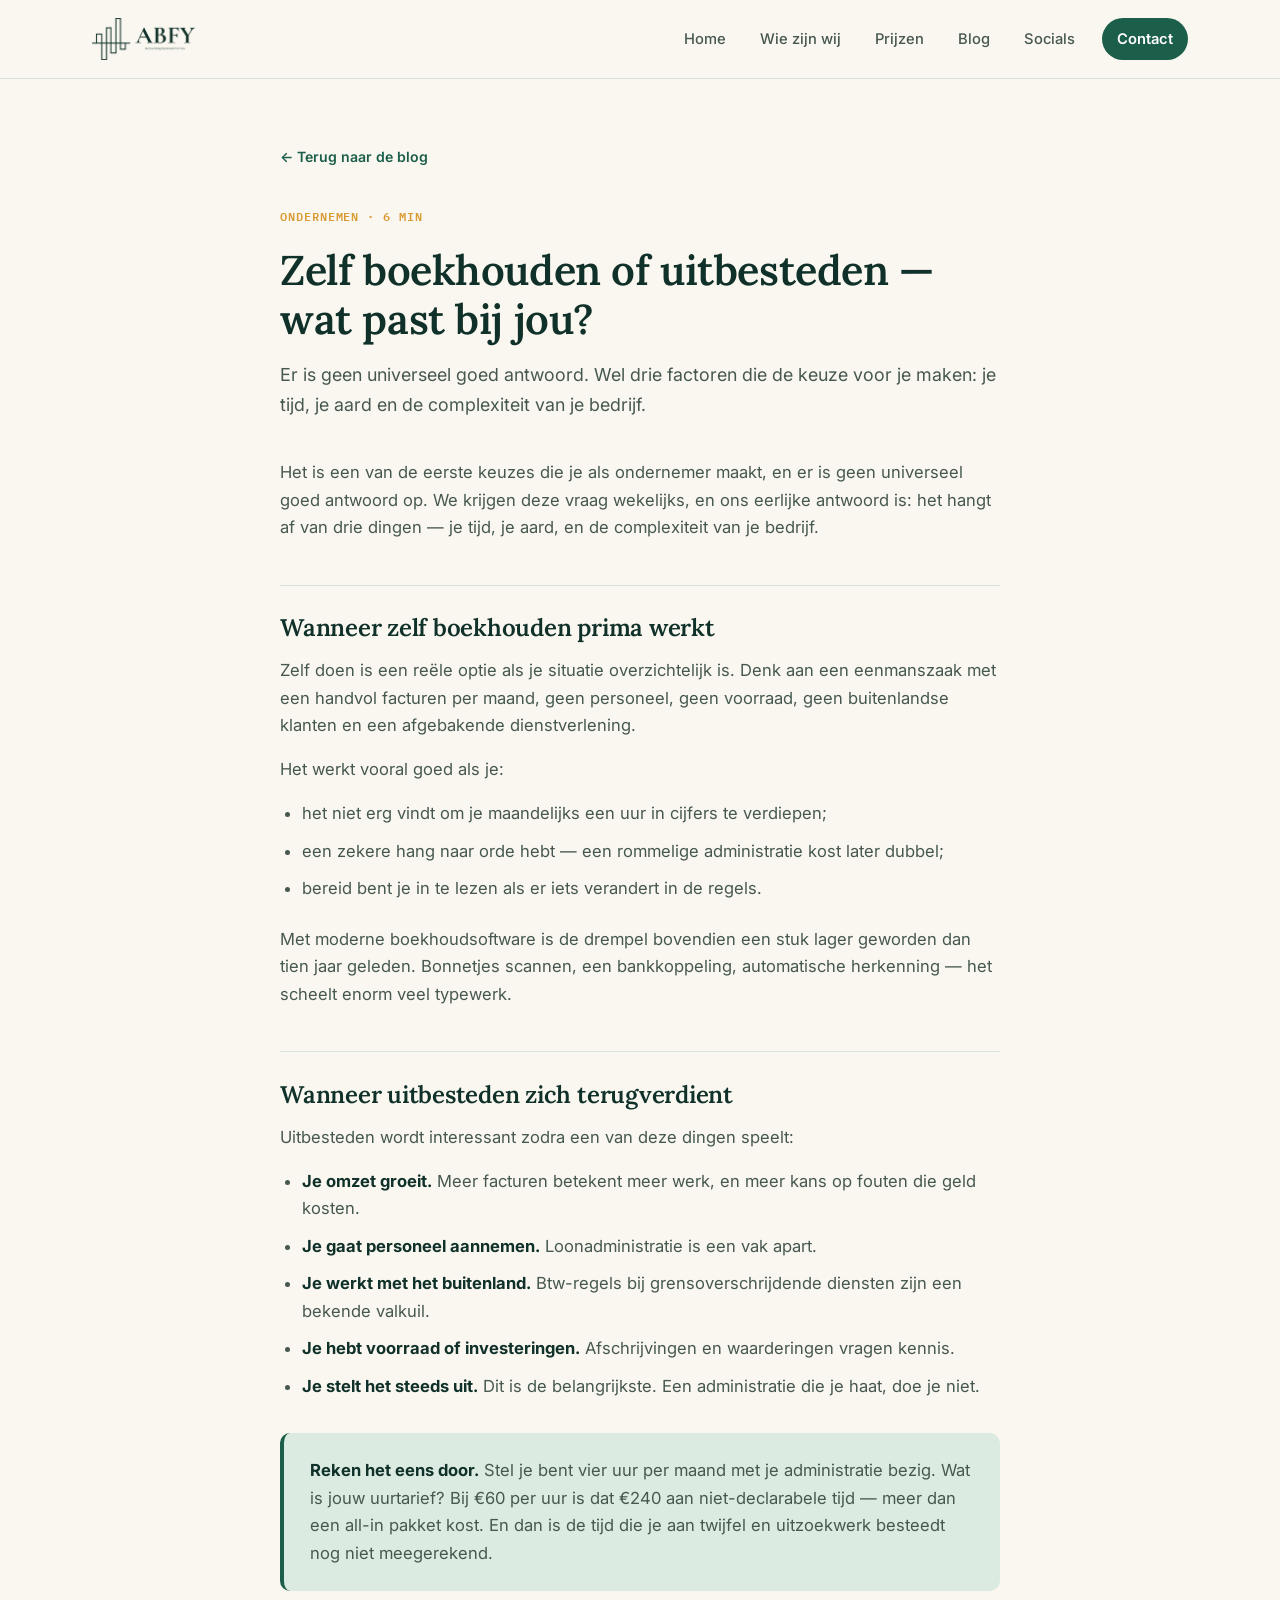
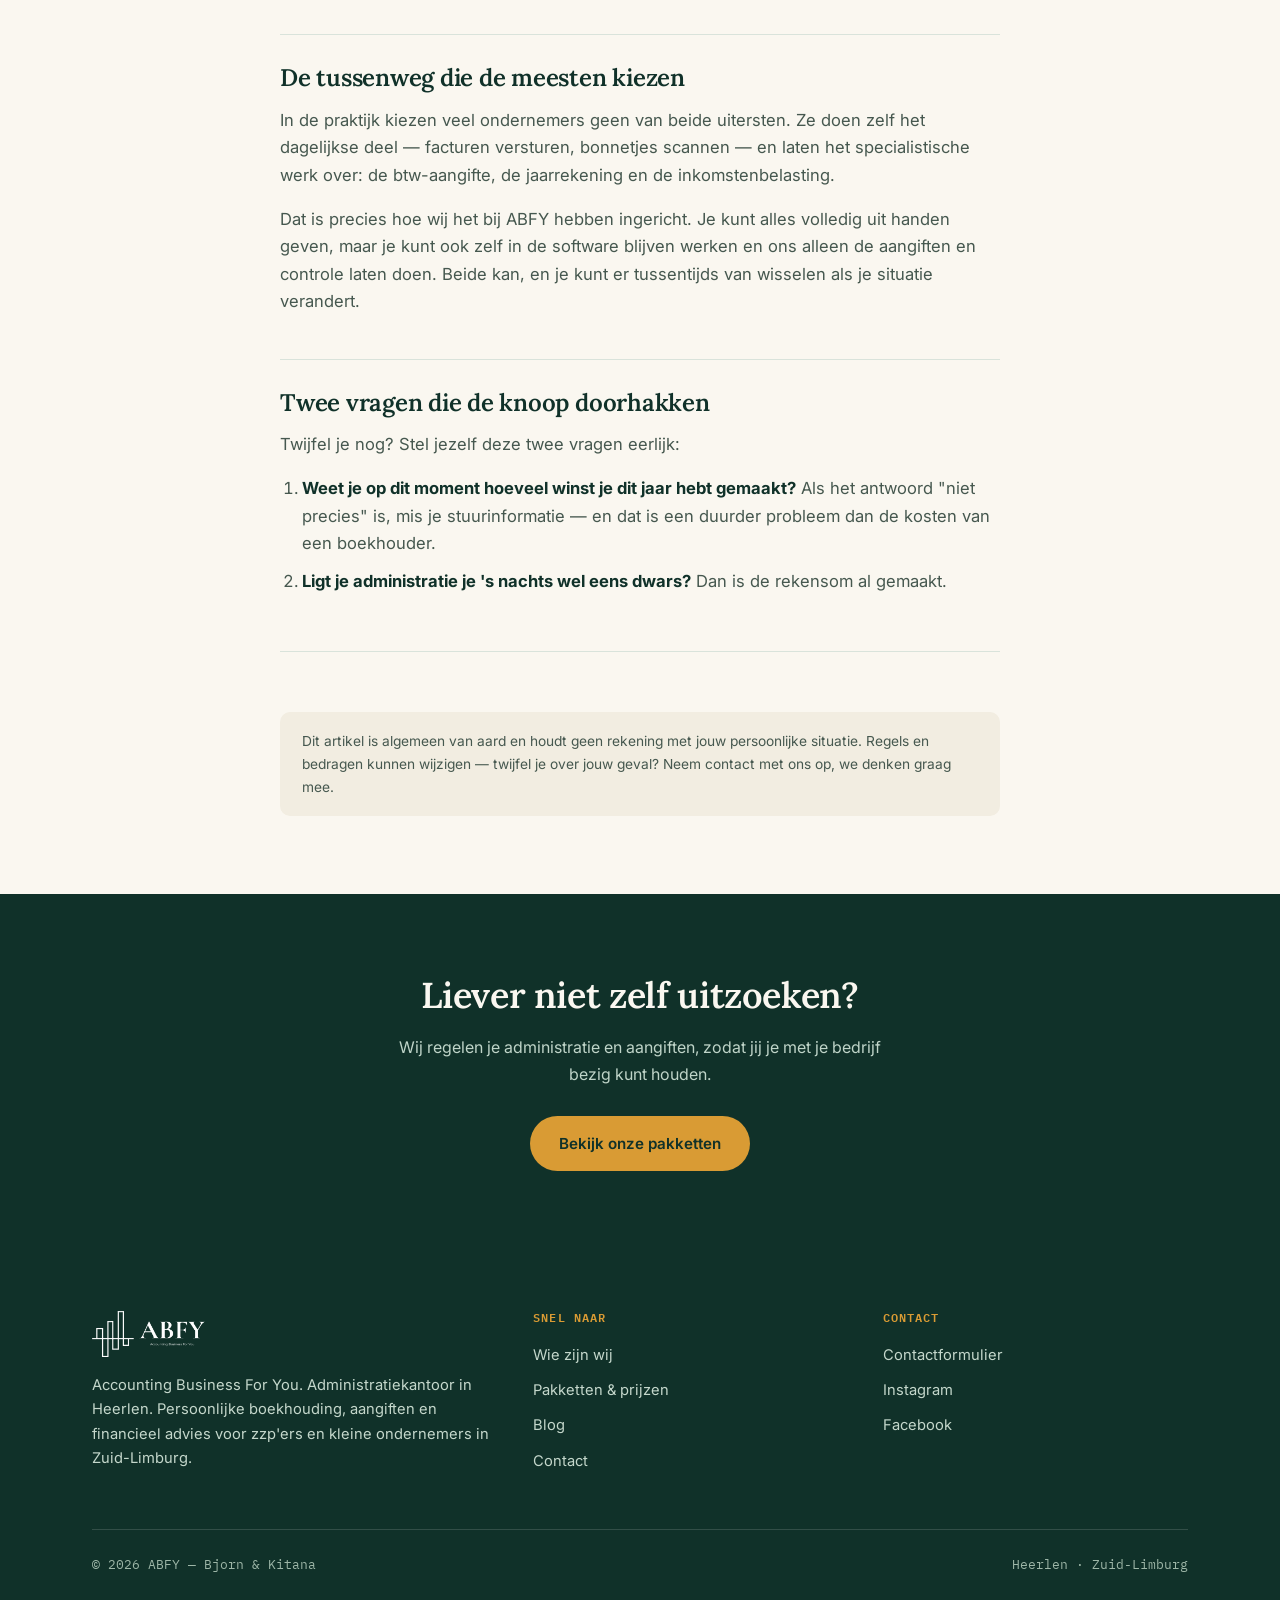
<file: blog-zelf-of-uitbesteden.html>
<!DOCTYPE html>
<html lang="nl">
<head>
  <meta charset="UTF-8" />
  <meta name="viewport" content="width=device-width, initial-scale=1.0" />
  <title>Zelf boekhouden of uitbesteden? | ABFY</title>
  <meta name="description" content="Wanneer loont het om je boekhouding uit te besteden? Een eerlijke afweging tussen tijd, kosten en complexiteit, met een rekenvoorbeeld." />
  <link rel="canonical" href="https://www.abfy.nl/blog-zelf-of-uitbesteden.html" />
  <meta name="robots" content="index, follow" />
  <meta name="author" content="ABFY — Accounting Business For You" />

  <!-- Favicon / tabblad-icoon -->
  <link rel="icon" href="favicon.ico" sizes="any" />
  <link rel="icon" type="image/png" sizes="32x32" href="favicon-32.png" />
  <link rel="icon" type="image/png" sizes="16x16" href="favicon-16.png" />
  <link rel="apple-touch-icon" href="apple-touch-icon.png" />
  <meta name="theme-color" content="#1B5E4A" />
  <link rel="manifest" href="site.webmanifest" />

  <!-- Zo ziet de site eruit als iemand hem deelt (WhatsApp, Facebook, LinkedIn) -->
  <meta property="og:type" content="article" />
  <meta property="og:locale" content="nl_NL" />
  <meta property="og:site_name" content="ABFY" />
  <meta property="og:title" content="Zelf boekhouden of uitbesteden? | ABFY" />
  <meta property="og:description" content="Wanneer loont het om je boekhouding uit te besteden? Een eerlijke afweging tussen tijd, kosten en complexiteit, met een rekenvoorbeeld." />
  <meta property="og:url" content="https://www.abfy.nl/blog-zelf-of-uitbesteden.html" />
  <meta property="og:image" content="https://www.abfy.nl/og-image.jpg" />
  <meta property="og:image:width" content="1200" />
  <meta property="og:image:height" content="630" />
  <meta name="twitter:card" content="summary_large_image" />
  <meta name="twitter:title" content="Zelf boekhouden of uitbesteden? | ABFY" />
  <meta name="twitter:description" content="Wanneer loont het om je boekhouding uit te besteden? Een eerlijke afweging tussen tijd, kosten en complexiteit, met een rekenvoorbeeld." />
  <meta name="twitter:image" content="https://www.abfy.nl/og-image.jpg" />

  <link rel="stylesheet" href="style.css" />

  <script type="application/ld+json">
  {
    "@context": "https://schema.org",
    "@type": "BlogPosting",
    "headline": "Zelf boekhouden of uitbesteden — wat past bij jou?",
    "datePublished": "2026-03-05",
    "author": { "@type": "Organization", "name": "ABFY" },
    "publisher": {
      "@type": "Organization",
      "name": "ABFY",
      "logo": { "@type": "ImageObject", "url": "https://www.abfy.nl/icon-512.png" }
    },
    "mainEntityOfPage": "https://www.abfy.nl/blog-zelf-of-uitbesteden.html",
    "image": "https://www.abfy.nl/og-image.jpg"
  }
  </script>

</head>
<body>
  <header id="site-header" class="site-header"></header>

  <main>
    <section class="section tight">
      <div class="container">
        <article class="article">
          <a href="blog.html" class="back-link">← Terug naar de blog</a>

          <div class="article-header">
            <span class="meta">Ondernemen · 6 min</span>
            <h1>Zelf boekhouden of uitbesteden — wat past bij jou?</h1>
            <p class="standfirst">Er is geen universeel goed antwoord. Wel drie factoren die de keuze voor je maken: je tijd, je aard en de complexiteit van je bedrijf.</p>
          </div>

          <div class="article-body">
            <p>
              Het is een van de eerste keuzes die je als ondernemer maakt, en er
              is geen universeel goed antwoord op. We krijgen deze vraag
              wekelijks, en ons eerlijke antwoord is: het hangt af van drie
              dingen — je tijd, je aard, en de complexiteit van je bedrijf.
            </p>

            <h2>Wanneer zelf boekhouden prima werkt</h2>
            <p>
              Zelf doen is een reële optie als je situatie overzichtelijk is.
              Denk aan een eenmanszaak met een handvol facturen per maand, geen
              personeel, geen voorraad, geen buitenlandse klanten en een
              afgebakende dienstverlening.
            </p>
            <p>Het werkt vooral goed als je:</p>
            <ul>
              <li>het niet erg vindt om je maandelijks een uur in cijfers te verdiepen;</li>
              <li>een zekere hang naar orde hebt — een rommelige administratie kost later dubbel;</li>
              <li>bereid bent je in te lezen als er iets verandert in de regels.</li>
            </ul>
            <p>
              Met moderne boekhoudsoftware is de drempel bovendien een stuk lager
              geworden dan tien jaar geleden. Bonnetjes scannen, een bankkoppeling,
              automatische herkenning — het scheelt enorm veel typewerk.
            </p>

            <h2>Wanneer uitbesteden zich terugverdient</h2>
            <p>
              Uitbesteden wordt interessant zodra een van deze dingen speelt:
            </p>
            <ul>
              <li><strong>Je omzet groeit.</strong> Meer facturen betekent meer werk, en meer kans op fouten die geld kosten.</li>
              <li><strong>Je gaat personeel aannemen.</strong> Loonadministratie is een vak apart.</li>
              <li><strong>Je werkt met het buitenland.</strong> Btw-regels bij grensoverschrijdende diensten zijn een bekende valkuil.</li>
              <li><strong>Je hebt voorraad of investeringen.</strong> Afschrijvingen en waarderingen vragen kennis.</li>
              <li><strong>Je stelt het steeds uit.</strong> Dit is de belangrijkste. Een administratie die je haat, doe je niet.</li>
            </ul>

            <div class="callout">
              <p>
                <strong>Reken het eens door.</strong> Stel je bent vier uur per
                maand met je administratie bezig. Wat is jouw uurtarief? Bij €60
                per uur is dat €240 aan niet-declarabele tijd — meer dan een
                all-in pakket kost. En dan is de tijd die je aan twijfel en
                uitzoekwerk besteedt nog niet meegerekend.
              </p>
            </div>

            <h2>De tussenweg die de meesten kiezen</h2>
            <p>
              In de praktijk kiezen veel ondernemers geen van beide uitersten. Ze
              doen zelf het dagelijkse deel — facturen versturen, bonnetjes
              scannen — en laten het specialistische werk over: de btw-aangifte,
              de jaarrekening en de inkomstenbelasting.
            </p>
            <p>
              Dat is precies hoe wij het bij ABFY hebben ingericht. Je kunt alles
              volledig uit handen geven, maar je kunt ook zelf in de software
              blijven werken en ons alleen de aangiften en controle laten doen.
              Beide kan, en je kunt er tussentijds van wisselen als je situatie
              verandert.
            </p>

            <h2>Twee vragen die de knoop doorhakken</h2>
            <p>
              Twijfel je nog? Stel jezelf deze twee vragen eerlijk:
            </p>
            <ol>
              <li>
                <strong>Weet je op dit moment hoeveel winst je dit jaar hebt
                gemaakt?</strong> Als het antwoord "niet precies" is, mis je
                stuurinformatie — en dat is een duurder probleem dan de kosten
                van een boekhouder.
              </li>
              <li>
                <strong>Ligt je administratie je 's nachts wel eens dwars?</strong>
                Dan is de rekensom al gemaakt.
              </li>
            </ol>
          </div>

          <div class="article-footer">
            <p class="article-disclaimer">
              Dit artikel is algemeen van aard en houdt geen rekening met jouw
              persoonlijke situatie. Regels en bedragen kunnen wijzigen — twijfel
              je over jouw geval? <a href="contact.html">Neem contact met ons op</a>,
              we denken graag mee.
            </p>
          </div>
        </article>
      </div>
    </section>

    <section class="cta-band">
      <div class="container">
        <h2>Liever niet zelf uitzoeken?</h2>
        <p>Wij regelen je administratie en aangiften, zodat jij je met je bedrijf bezig kunt houden.</p>
        <a href="prijzen.html" class="btn btn-amber">Bekijk onze pakketten</a>
      </div>
    </section>
  </main>

  <footer id="site-footer" class="site-footer"></footer>
  <script src="components.js"></script>
</body>
</html>
</file>
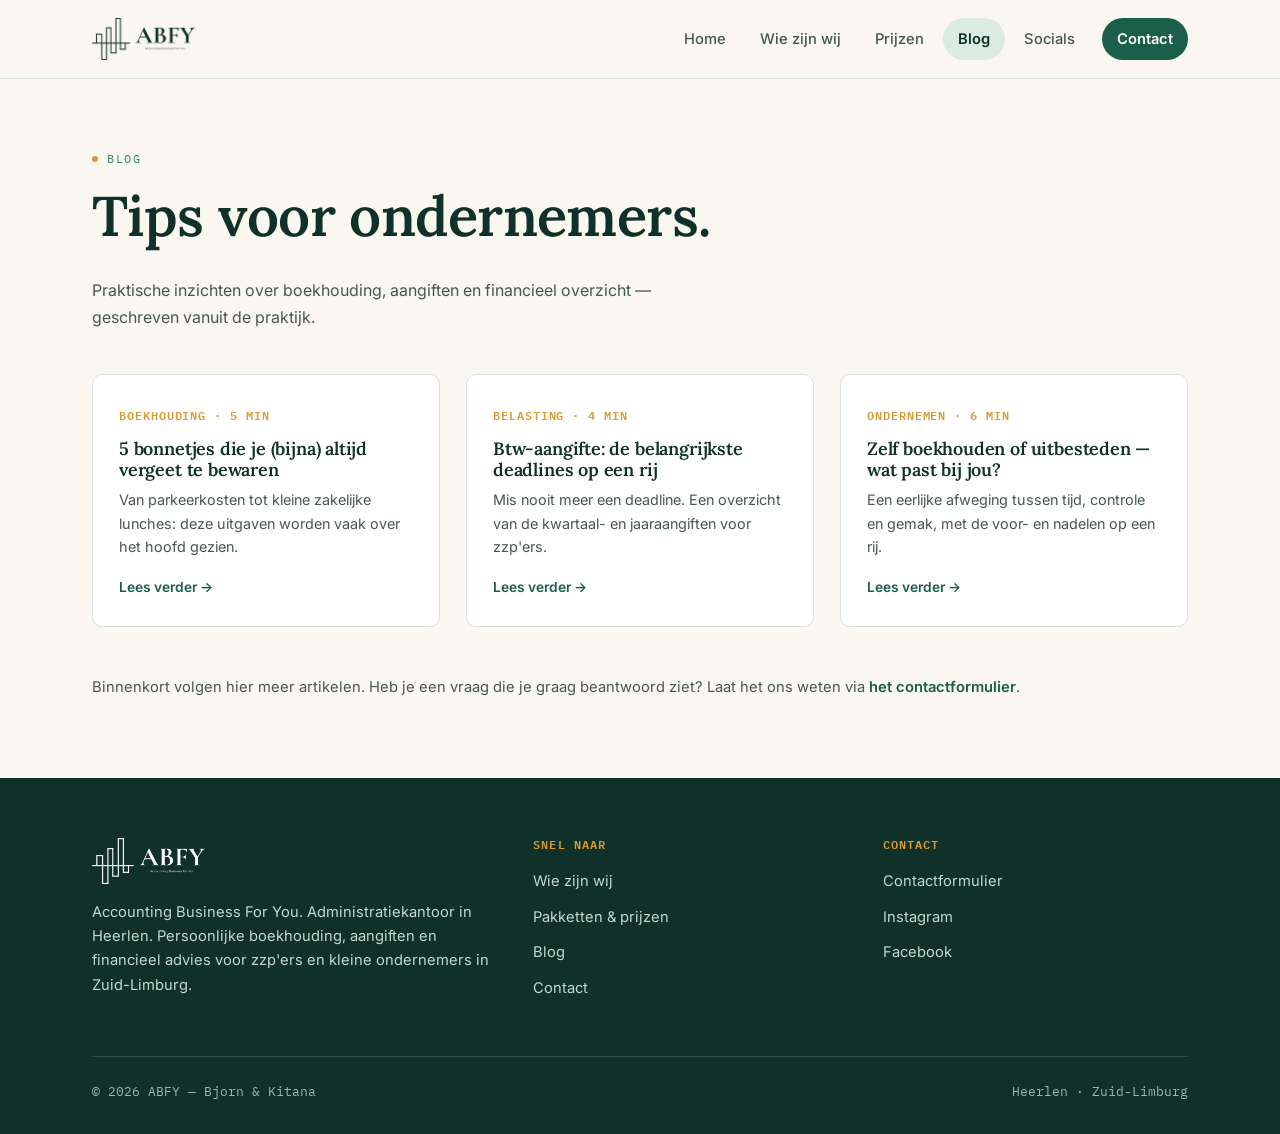
<file: blog.html>
<!DOCTYPE html>
<html lang="nl">
<head>
  <meta charset="UTF-8" />
  <meta name="viewport" content="width=device-width, initial-scale=1.0" />
  <title>Blog | Boekhoudtips voor ondernemers</title>
  <meta name="description" content="Praktische tips over boekhouding, btw-aangifte en ondernemen — geschreven vanuit de praktijk door administratiekantoor ABFY in Heerlen." />
  <link rel="canonical" href="https://www.abfy.nl/blog.html" />
  <meta name="robots" content="index, follow" />
  <meta name="author" content="ABFY — Accounting Business For You" />

  <!-- Favicon / tabblad-icoon -->
  <link rel="icon" href="favicon.ico" sizes="any" />
  <link rel="icon" type="image/png" sizes="32x32" href="favicon-32.png" />
  <link rel="icon" type="image/png" sizes="16x16" href="favicon-16.png" />
  <link rel="apple-touch-icon" href="apple-touch-icon.png" />
  <meta name="theme-color" content="#1B5E4A" />
  <link rel="manifest" href="site.webmanifest" />

  <!-- Zo ziet de site eruit als iemand hem deelt (WhatsApp, Facebook, LinkedIn) -->
  <meta property="og:type" content="website" />
  <meta property="og:locale" content="nl_NL" />
  <meta property="og:site_name" content="ABFY" />
  <meta property="og:title" content="Blog | Boekhoudtips voor ondernemers" />
  <meta property="og:description" content="Praktische tips over boekhouding, btw-aangifte en ondernemen — geschreven vanuit de praktijk door administratiekantoor ABFY in Heerlen." />
  <meta property="og:url" content="https://www.abfy.nl/blog.html" />
  <meta property="og:image" content="https://www.abfy.nl/og-image.jpg" />
  <meta property="og:image:width" content="1200" />
  <meta property="og:image:height" content="630" />
  <meta name="twitter:card" content="summary_large_image" />
  <meta name="twitter:title" content="Blog | Boekhoudtips voor ondernemers" />
  <meta name="twitter:description" content="Praktische tips over boekhouding, btw-aangifte en ondernemen — geschreven vanuit de praktijk door administratiekantoor ABFY in Heerlen." />
  <meta name="twitter:image" content="https://www.abfy.nl/og-image.jpg" />

  <link rel="stylesheet" href="style.css" />
</head>
<body>
  <header id="site-header" class="site-header"></header>

  <main>
    <section class="section tight">
      <div class="container">
        <p class="eyebrow">Blog</p>
        <h1>Tips voor ondernemers.</h1>
        <p class="lead narrow">
          Praktische inzichten over boekhouding, aangiften en financieel
          overzicht — geschreven vanuit de praktijk.
        </p>

        <div class="blog-grid">
          <a href="blog-bonnetjes.html" class="blog-card">
            <span class="meta">Boekhouding · 5 min</span>
            <h3>5 bonnetjes die je (bijna) altijd vergeet te bewaren</h3>
            <p>Van parkeerkosten tot kleine zakelijke lunches: deze uitgaven worden vaak over het hoofd gezien.</p>
            <span class="read-more">Lees verder →</span>
          </a>

          <a href="blog-btw-deadlines.html" class="blog-card">
            <span class="meta">Belasting · 4 min</span>
            <h3>Btw-aangifte: de belangrijkste deadlines op een rij</h3>
            <p>Mis nooit meer een deadline. Een overzicht van de kwartaal- en jaaraangiften voor zzp'ers.</p>
            <span class="read-more">Lees verder →</span>
          </a>

          <a href="blog-zelf-of-uitbesteden.html" class="blog-card">
            <span class="meta">Ondernemen · 6 min</span>
            <h3>Zelf boekhouden of uitbesteden — wat past bij jou?</h3>
            <p>Een eerlijke afweging tussen tijd, controle en gemak, met de voor- en nadelen op een rij.</p>
            <span class="read-more">Lees verder →</span>
          </a>
        </div>

        <p style="margin-top: 48px; font-size: 0.92rem;">
          Binnenkort volgen hier meer artikelen. Heb je een vraag die je graag beantwoord ziet?
          Laat het ons weten via <a href="contact.html" style="color: var(--green); font-weight: 600;">het contactformulier</a>.
        </p>
      </div>
    </section>
  </main>

  <footer id="site-footer" class="site-footer"></footer>
  <script src="components.js"></script>
</body>
</html>
</file>
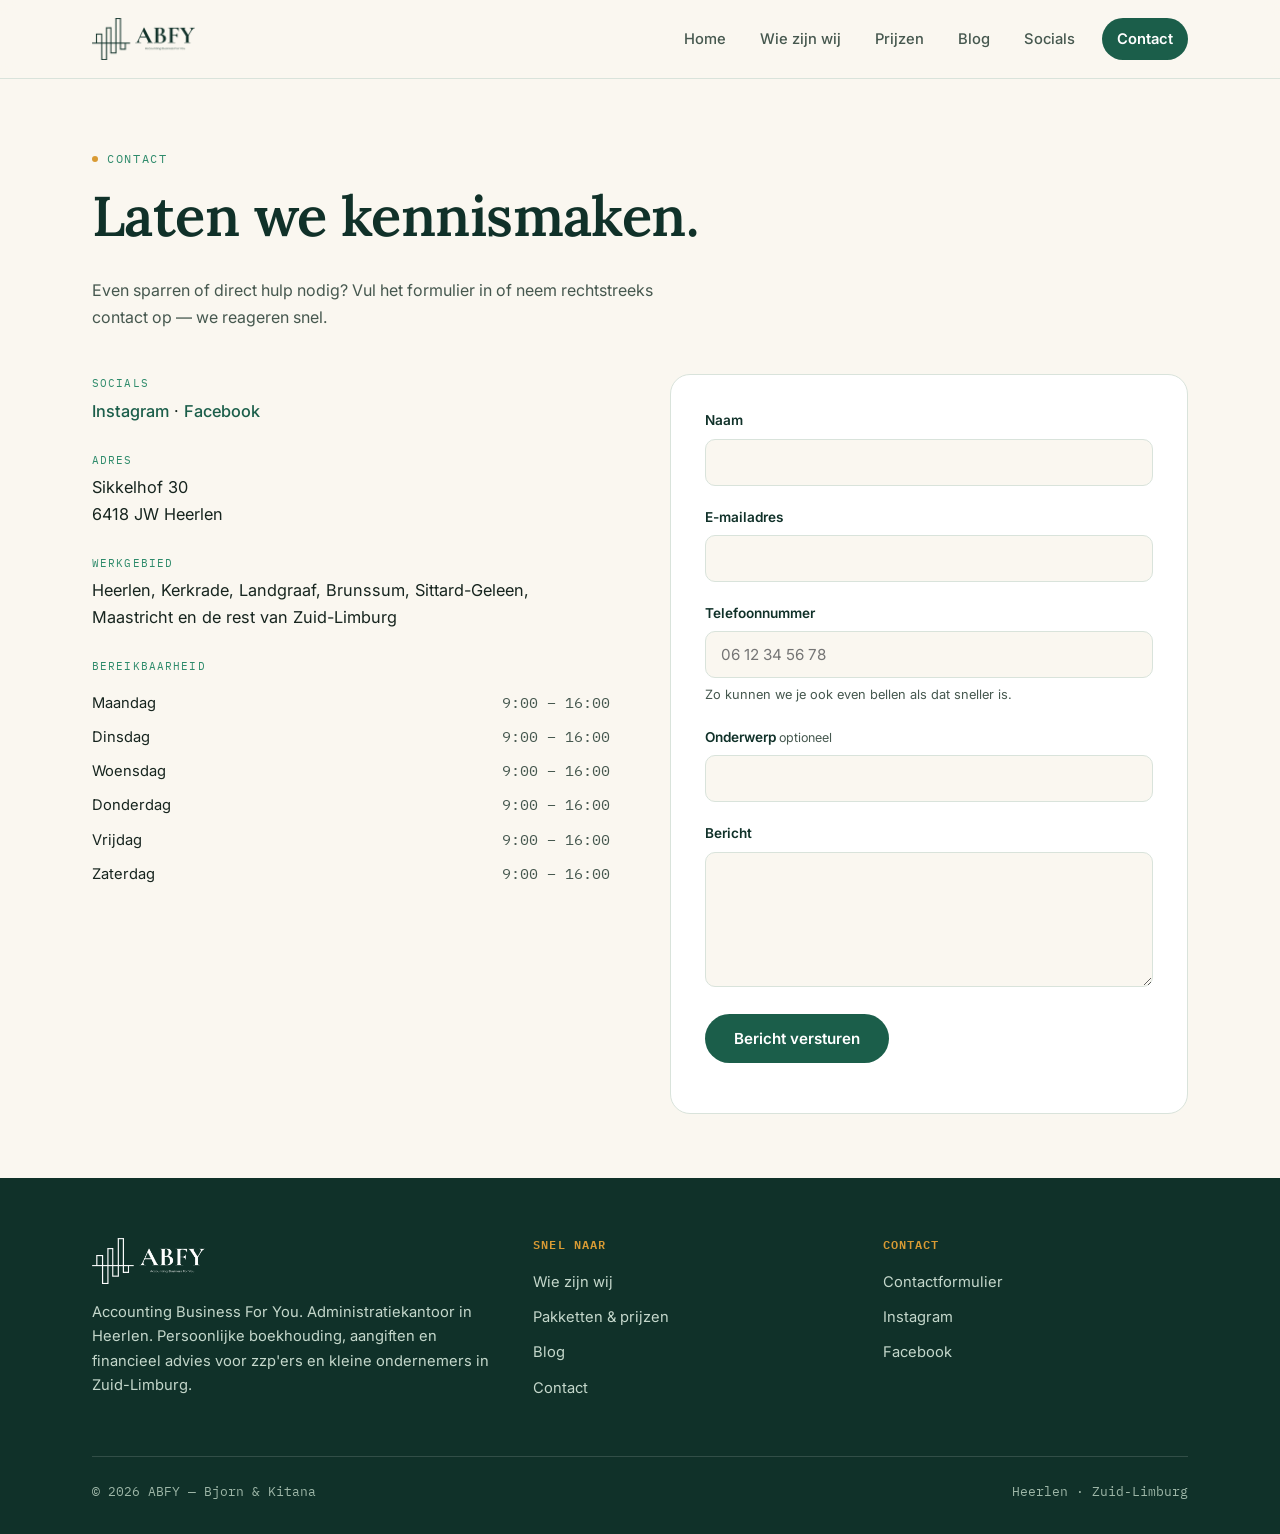
<file: contact.html>
<!DOCTYPE html>
<html lang="nl">
<head>
  <meta charset="UTF-8" />
  <meta name="viewport" content="width=device-width, initial-scale=1.0" />
  <title>Contact | Boekhouder in Heerlen — ABFY</title>
  <meta name="description" content="Neem contact op met administratiekantoor ABFY in Heerlen. Vrijblijvend kennismaken of direct een offerte aanvragen voor je boekhouding." />
  <link rel="canonical" href="https://www.abfy.nl/contact.html" />
  <meta name="robots" content="index, follow" />
  <meta name="author" content="ABFY — Accounting Business For You" />

  <!-- Favicon / tabblad-icoon -->
  <link rel="icon" href="favicon.ico" sizes="any" />
  <link rel="icon" type="image/png" sizes="32x32" href="favicon-32.png" />
  <link rel="icon" type="image/png" sizes="16x16" href="favicon-16.png" />
  <link rel="apple-touch-icon" href="apple-touch-icon.png" />
  <meta name="theme-color" content="#1B5E4A" />
  <link rel="manifest" href="site.webmanifest" />

  <!-- Zo ziet de site eruit als iemand hem deelt (WhatsApp, Facebook, LinkedIn) -->
  <meta property="og:type" content="website" />
  <meta property="og:locale" content="nl_NL" />
  <meta property="og:site_name" content="ABFY" />
  <meta property="og:title" content="Contact | Boekhouder in Heerlen — ABFY" />
  <meta property="og:description" content="Neem contact op met administratiekantoor ABFY in Heerlen. Vrijblijvend kennismaken of direct een offerte aanvragen voor je boekhouding." />
  <meta property="og:url" content="https://www.abfy.nl/contact.html" />
  <meta property="og:image" content="https://www.abfy.nl/og-image.jpg" />
  <meta property="og:image:width" content="1200" />
  <meta property="og:image:height" content="630" />
  <meta name="twitter:card" content="summary_large_image" />
  <meta name="twitter:title" content="Contact | Boekhouder in Heerlen — ABFY" />
  <meta name="twitter:description" content="Neem contact op met administratiekantoor ABFY in Heerlen. Vrijblijvend kennismaken of direct een offerte aanvragen voor je boekhouding." />
  <meta name="twitter:image" content="https://www.abfy.nl/og-image.jpg" />

  <link rel="stylesheet" href="style.css" />
</head>
<body>
  <header id="site-header" class="site-header"></header>

  <main>
    <section class="section tight">
      <div class="container">
        <p class="eyebrow">Contact</p>
        <h1>Laten we kennismaken.</h1>
        <p class="lead narrow">
          Even sparren of direct hulp nodig? Vul het formulier in of neem
          rechtstreeks contact op — we reageren snel.
        </p>

        <div class="contact-grid">
          <div class="contact-info">
            <dl>
              <dt>Socials</dt>
              <dd>
                <a href="https://instagram.com/abfy_bk" target="_blank" rel="noopener">Instagram</a> ·
                <a href="https://www.facebook.com/people/ABFY-Accounting-Business-For-You/100088247887144/" target="_blank" rel="noopener">Facebook</a>
              </dd>

              <dt>Adres</dt>
              <dd>Sikkelhof 30<br />6418 JW Heerlen</dd>

              <dt>Werkgebied</dt>
              <dd>Heerlen, Kerkrade, Landgraaf, Brunssum, Sittard-Geleen,
                  Maastricht en de rest van Zuid-Limburg</dd>

              <dt>Bereikbaarheid</dt>
              <dd>
                <table class="hours-table">
                  <tr><td>Maandag</td><td>9:00 – 16:00</td></tr>
                  <tr><td>Dinsdag</td><td>9:00 – 16:00</td></tr>
                  <tr><td>Woensdag</td><td>9:00 – 16:00</td></tr>
                  <tr><td>Donderdag</td><td>9:00 – 16:00</td></tr>
                  <tr><td>Vrijdag</td><td>9:00 – 16:00</td></tr>
                  <tr><td>Zaterdag</td><td>9:00 – 16:00</td></tr>
                </table>
              </dd>
            </dl>
          </div>

          <!-- Twee formulierdiensten achter elkaar. De site probeert eerst
               Web3Forms; reageert die niet, dan automatisch FormSubmit. Pas
               als beide plat liggen krijgt de bezoeker een storingsmelding,
               met zijn tekst nog in het formulier.

               De access key van Web3Forms staat hieronder ingevuld. Moet die
               ooit vervangen worden: nieuwe sleutel ophalen via web3forms.com
               en hier plakken. Zie README.md.

               Het action-attribuut is de noodroute voor de enkeling zonder
               JavaScript; die gaat rechtstreeks naar FormSubmit. -->
          <form id="contact-form" class="contact-form"
                data-web3forms-key="f87a75f3-a24b-4917-bd04-e4b453464639"
                data-formsubmit-code="c1bc93c1ef29e2bdb5857100ead03d1e"
                data-bedankt="bedankt.html"
                action="https://formsubmit.co/c1bc93c1ef29e2bdb5857100ead03d1e"
                method="POST">

            <!-- Alleen voor de noodroute zonder JavaScript. Met JavaScript
                 stelt het script de verzending zelf samen per dienst. -->
            <input type="hidden" name="_subject" value="Nieuw bericht via de ABFY-website" />
            <input type="hidden" name="_next" value="https://www.abfy.nl/bedankt.html" />
            <input type="hidden" name="_template" value="table" />
            <input type="hidden" name="_captcha" value="false" />

            <div class="field">
              <label for="name">Naam</label>
              <input type="text" id="name" name="name" required />
            </div>
            <div class="field">
              <label for="email">E-mailadres</label>
              <input type="email" id="email" name="email" required />
            </div>
            <div class="field">
              <label for="phone">Telefoonnummer</label>
              <input type="tel" id="phone" name="phone" required
                     inputmode="tel" autocomplete="tel"
                     placeholder="06 12 34 56 78" />
              <p class="field-hint">Zo kunnen we je ook even bellen als dat sneller is.</p>
            </div>
            <div class="field">
              <label for="subject">Onderwerp <span class="field-optional">optioneel</span></label>
              <input type="text" id="subject" name="subject" />
            </div>
            <div class="field">
              <label for="message">Bericht</label>
              <textarea id="message" name="message" required></textarea>
            </div>
            <!-- Spamval: dit veld is onzichtbaar voor bezoekers. Wordt het ingevuld,
                 dan is het een bot en versturen we het bericht niet. Niet verwijderen. -->
            <div style="position:absolute; left:-9999px; top:-9999px;" aria-hidden="true">
              <label for="website">Laat dit veld leeg</label>
              <input type="text" id="website" name="_honey" tabindex="-1" autocomplete="off" />
            </div>

            <button type="submit" class="btn btn-primary">Bericht versturen</button>
            <p id="form-status" class="form-status"></p>
          </form>
        </div>
      </div>
    </section>
  </main>

  <footer id="site-footer" class="site-footer"></footer>
  <script src="components.js"></script>
</body>
</html>
</file>
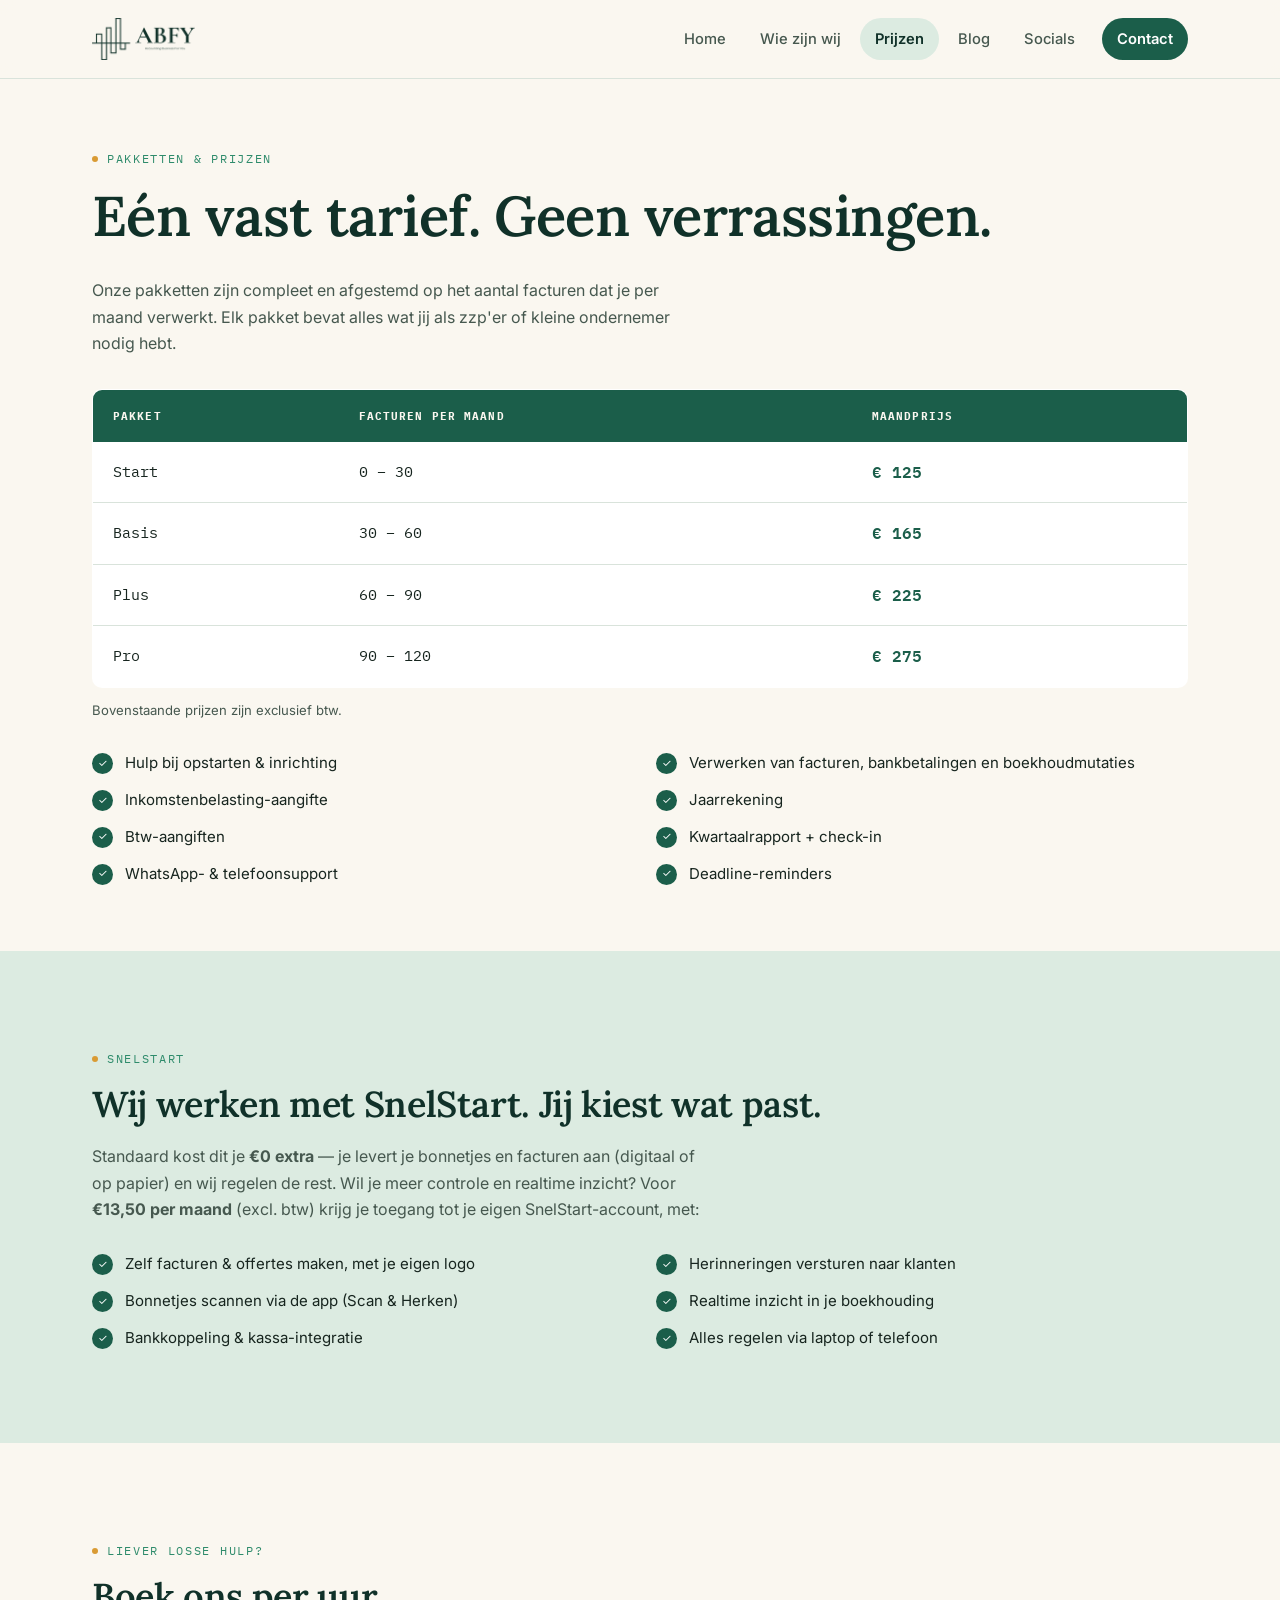
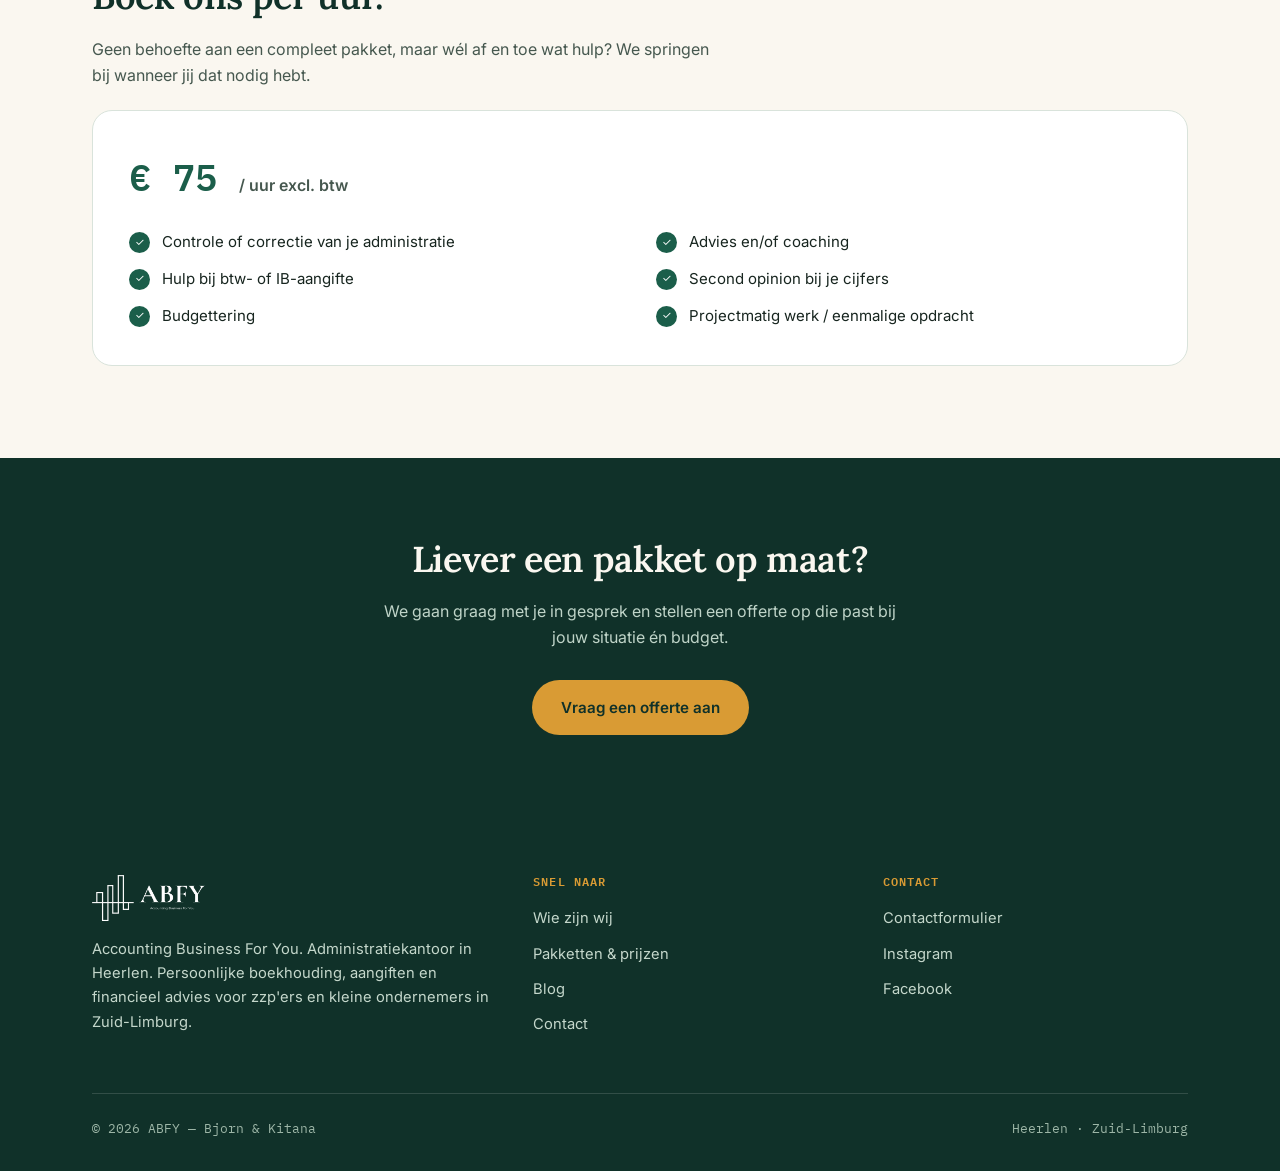
<file: prijzen.html>
<!DOCTYPE html>
<html lang="nl">
<head>
  <meta charset="UTF-8" />
  <meta name="viewport" content="width=device-width, initial-scale=1.0" />
  <title>Prijzen &amp; pakketten | Boekhouder Heerlen vanaf €125 p/m</title>
  <meta name="description" content="Transparante pakketten van administratiekantoor ABFY in Heerlen: boekhouding, btw-aangifte en jaarrekening vanaf €125 per maand. Of losse hulp voor €75 per uur." />
  <link rel="canonical" href="https://www.abfy.nl/prijzen.html" />
  <meta name="robots" content="index, follow" />
  <meta name="author" content="ABFY — Accounting Business For You" />

  <!-- Favicon / tabblad-icoon -->
  <link rel="icon" href="favicon.ico" sizes="any" />
  <link rel="icon" type="image/png" sizes="32x32" href="favicon-32.png" />
  <link rel="icon" type="image/png" sizes="16x16" href="favicon-16.png" />
  <link rel="apple-touch-icon" href="apple-touch-icon.png" />
  <meta name="theme-color" content="#1B5E4A" />
  <link rel="manifest" href="site.webmanifest" />

  <!-- Zo ziet de site eruit als iemand hem deelt (WhatsApp, Facebook, LinkedIn) -->
  <meta property="og:type" content="website" />
  <meta property="og:locale" content="nl_NL" />
  <meta property="og:site_name" content="ABFY" />
  <meta property="og:title" content="Prijzen &amp; pakketten | Boekhouder Heerlen vanaf €125 p/m" />
  <meta property="og:description" content="Transparante pakketten van administratiekantoor ABFY in Heerlen: boekhouding, btw-aangifte en jaarrekening vanaf €125 per maand. Of losse hulp voor €75 per uur." />
  <meta property="og:url" content="https://www.abfy.nl/prijzen.html" />
  <meta property="og:image" content="https://www.abfy.nl/og-image.jpg" />
  <meta property="og:image:width" content="1200" />
  <meta property="og:image:height" content="630" />
  <meta name="twitter:card" content="summary_large_image" />
  <meta name="twitter:title" content="Prijzen &amp; pakketten | Boekhouder Heerlen vanaf €125 p/m" />
  <meta name="twitter:description" content="Transparante pakketten van administratiekantoor ABFY in Heerlen: boekhouding, btw-aangifte en jaarrekening vanaf €125 per maand. Of losse hulp voor €75 per uur." />
  <meta name="twitter:image" content="https://www.abfy.nl/og-image.jpg" />

  <link rel="stylesheet" href="style.css" />
</head>
<body>
  <header id="site-header" class="site-header"></header>

  <main>
    <section class="section tight">
      <div class="container">
        <p class="eyebrow">Pakketten &amp; prijzen</p>
        <h1>Eén vast tarief. Geen verrassingen.</h1>
        <p class="lead narrow">
          Onze pakketten zijn compleet en afgestemd op het aantal facturen dat je
          per maand verwerkt. Elk pakket bevat alles wat jij als zzp'er of
          kleine ondernemer nodig hebt.
        </p>

        <table class="pricing-table">
          <thead>
            <tr><th>Pakket</th><th>Facturen per maand</th><th>Maandprijs</th></tr>
          </thead>
          <tbody>
            <tr><td>Start</td><td>0 – 30</td><td class="price">€ 125</td></tr>
            <tr><td>Basis</td><td>30 – 60</td><td class="price">€ 165</td></tr>
            <tr><td>Plus</td><td>60 – 90</td><td class="price">€ 225</td></tr>
            <tr><td>Pro</td><td>90 – 120</td><td class="price">€ 275</td></tr>
          </tbody>
        </table>
        <p class="pricing-note">Bovenstaande prijzen zijn exclusief btw.</p>

        <ul class="pkg-includes">
          <li>Hulp bij opstarten &amp; inrichting</li>
          <li>Verwerken van facturen, bankbetalingen en boekhoudmutaties</li>
          <li>Inkomstenbelasting-aangifte</li>
          <li>Jaarrekening</li>
          <li>Btw-aangiften</li>
          <li>Kwartaalrapport + check-in</li>
          <li>WhatsApp- &amp; telefoonsupport</li>
          <li>Deadline-reminders</li>
        </ul>
      </div>
    </section>

    <section class="section mint">
      <div class="container">
        <p class="eyebrow">SnelStart</p>
        <h2>Wij werken met SnelStart. Jij kiest wat past.</h2>
        <p class="narrow">
          Standaard kost dit je <strong>€0 extra</strong> — je levert je
          bonnetjes en facturen aan (digitaal of op papier) en wij regelen de
          rest. Wil je meer controle en realtime inzicht? Voor
          <strong>€13,50 per maand</strong> (excl. btw) krijg je toegang tot je
          eigen SnelStart-account, met:
        </p>
        <ul class="pkg-includes">
          <li>Zelf facturen &amp; offertes maken, met je eigen logo</li>
          <li>Herinneringen versturen naar klanten</li>
          <li>Bonnetjes scannen via de app (Scan &amp; Herken)</li>
          <li>Realtime inzicht in je boekhouding</li>
          <li>Bankkoppeling &amp; kassa-integratie</li>
          <li>Alles regelen via laptop of telefoon</li>
        </ul>
      </div>
    </section>

    <section class="section">
      <div class="container">
        <p class="eyebrow">Liever losse hulp?</p>
        <h2>Boek ons per uur.</h2>
        <p class="narrow">
          Geen behoefte aan een compleet pakket, maar wél af en toe wat hulp?
          We springen bij wanneer jij dat nodig hebt.
        </p>
        <div class="hour-rate-box">
          <div class="rate">€ 75 <span style="font-size: 1rem; color: var(--ink-soft); font-family: var(--font-body);">/ uur excl. btw</span></div>
          <ul class="pkg-includes" style="margin-top: 22px;">
            <li>Controle of correctie van je administratie</li>
            <li>Advies en/of coaching</li>
            <li>Hulp bij btw- of IB-aangifte</li>
            <li>Second opinion bij je cijfers</li>
            <li>Budgettering</li>
            <li>Projectmatig werk / eenmalige opdracht</li>
          </ul>
        </div>
      </div>
    </section>

    <section class="cta-band">
      <div class="container">
        <h2>Liever een pakket op maat?</h2>
        <p>We gaan graag met je in gesprek en stellen een offerte op die past bij jouw situatie én budget.</p>
        <a href="contact.html" class="btn btn-amber">Vraag een offerte aan</a>
      </div>
    </section>
  </main>

  <footer id="site-footer" class="site-footer"></footer>
  <script src="components.js"></script>
</body>
</html>
</file>
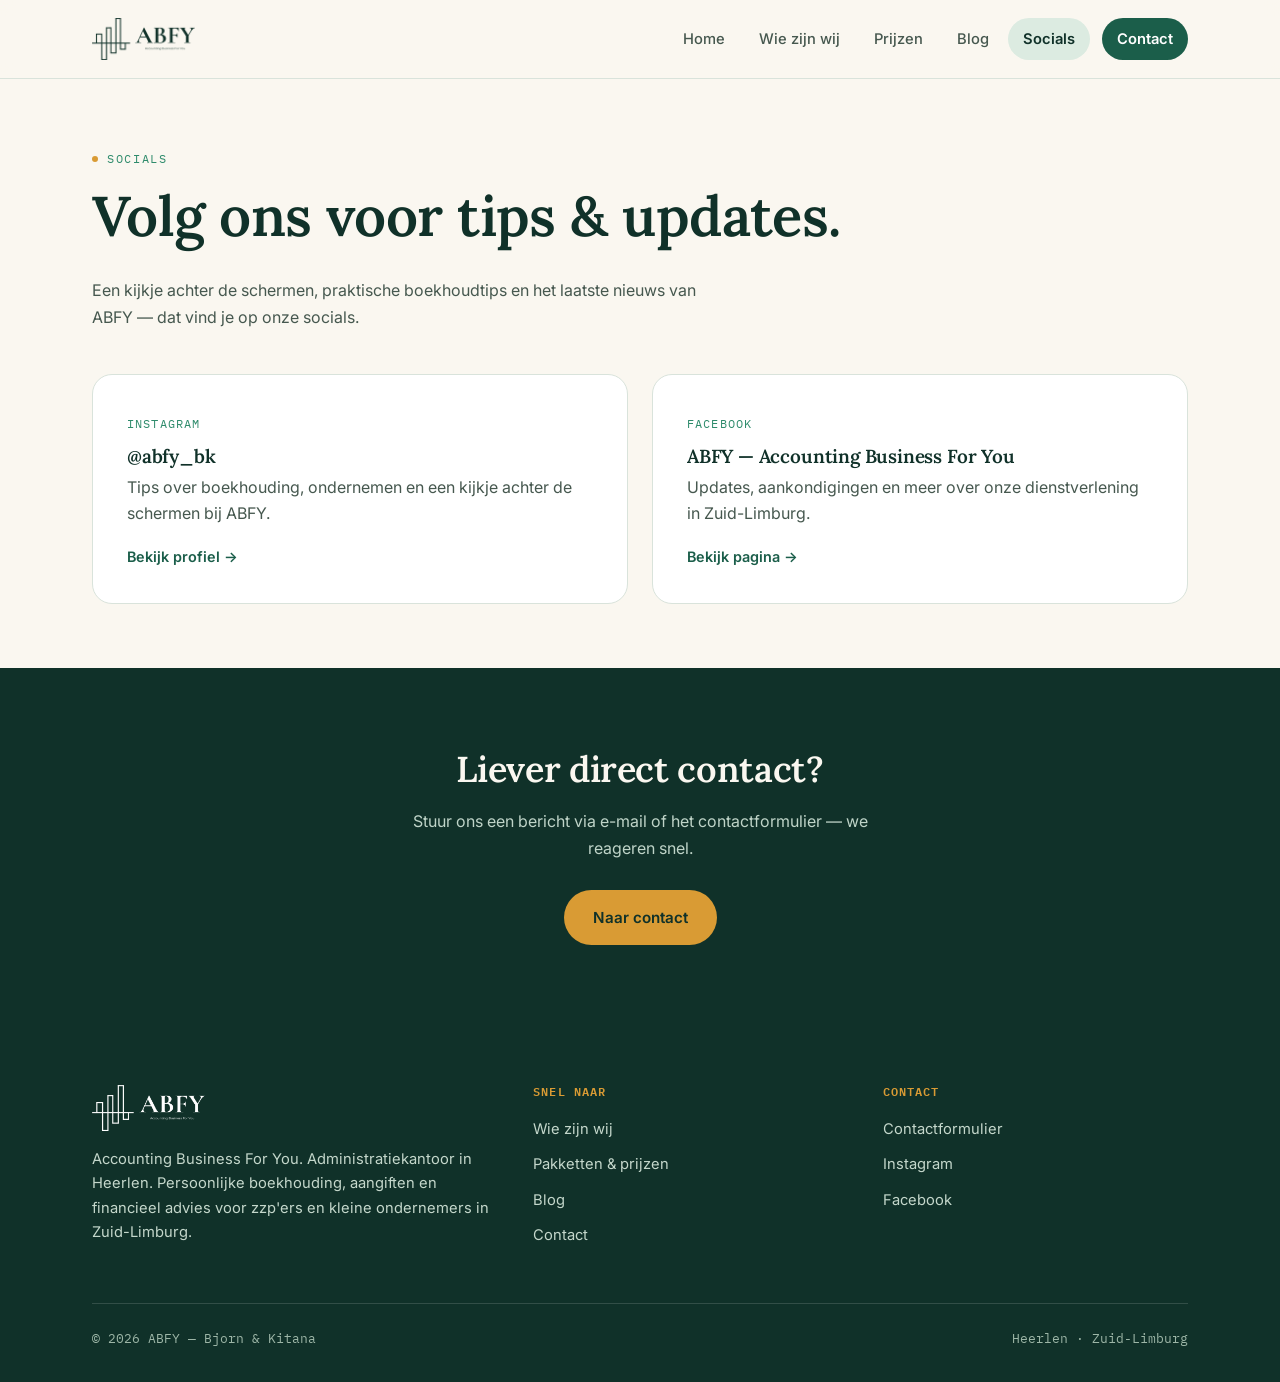
<file: socials.html>
<!DOCTYPE html>
<html lang="nl">
<head>
  <meta charset="UTF-8" />
  <meta name="viewport" content="width=device-width, initial-scale=1.0" />
  <title>Socials | Volg ABFY op Instagram en Facebook</title>
  <meta name="description" content="Volg ABFY voor boekhoudtips, updates en een kijkje achter de schermen bij ons administratiekantoor in Heerlen." />
  <link rel="canonical" href="https://www.abfy.nl/socials.html" />
  <meta name="robots" content="index, follow" />
  <meta name="author" content="ABFY — Accounting Business For You" />

  <!-- Favicon / tabblad-icoon -->
  <link rel="icon" href="favicon.ico" sizes="any" />
  <link rel="icon" type="image/png" sizes="32x32" href="favicon-32.png" />
  <link rel="icon" type="image/png" sizes="16x16" href="favicon-16.png" />
  <link rel="apple-touch-icon" href="apple-touch-icon.png" />
  <meta name="theme-color" content="#1B5E4A" />
  <link rel="manifest" href="site.webmanifest" />

  <!-- Zo ziet de site eruit als iemand hem deelt (WhatsApp, Facebook, LinkedIn) -->
  <meta property="og:type" content="website" />
  <meta property="og:locale" content="nl_NL" />
  <meta property="og:site_name" content="ABFY" />
  <meta property="og:title" content="Socials | Volg ABFY op Instagram en Facebook" />
  <meta property="og:description" content="Volg ABFY voor boekhoudtips, updates en een kijkje achter de schermen bij ons administratiekantoor in Heerlen." />
  <meta property="og:url" content="https://www.abfy.nl/socials.html" />
  <meta property="og:image" content="https://www.abfy.nl/og-image.jpg" />
  <meta property="og:image:width" content="1200" />
  <meta property="og:image:height" content="630" />
  <meta name="twitter:card" content="summary_large_image" />
  <meta name="twitter:title" content="Socials | Volg ABFY op Instagram en Facebook" />
  <meta name="twitter:description" content="Volg ABFY voor boekhoudtips, updates en een kijkje achter de schermen bij ons administratiekantoor in Heerlen." />
  <meta name="twitter:image" content="https://www.abfy.nl/og-image.jpg" />

  <link rel="stylesheet" href="style.css" />
</head>
<body>
  <header id="site-header" class="site-header"></header>

  <main>
    <section class="section tight">
      <div class="container">
        <p class="eyebrow">Socials</p>
        <h1>Volg ons voor tips &amp; updates.</h1>
        <p class="lead narrow">
          Een kijkje achter de schermen, praktische boekhoudtips en het laatste
          nieuws van ABFY — dat vind je op onze socials.
        </p>

        <div class="social-grid">
          <a href="https://instagram.com/abfy_bk" target="_blank" rel="noopener" class="social-card">
            <span class="platform">Instagram</span>
            <h3>@abfy_bk</h3>
            <p>Tips over boekhouding, ondernemen en een kijkje achter de schermen bij ABFY.</p>
            <span class="handle">Bekijk profiel →</span>
          </a>

          <a href="https://www.facebook.com/people/ABFY-Accounting-Business-For-You/100088247887144/" target="_blank" rel="noopener" class="social-card">
            <span class="platform">Facebook</span>
            <h3>ABFY — Accounting Business For You</h3>
            <p>Updates, aankondigingen en meer over onze dienstverlening in Zuid-Limburg.</p>
            <span class="handle">Bekijk pagina →</span>
          </a>
        </div>
      </div>
    </section>

    <section class="cta-band">
      <div class="container">
        <h2>Liever direct contact?</h2>
        <p>Stuur ons een bericht via e-mail of het contactformulier — we reageren snel.</p>
        <a href="contact.html" class="btn btn-amber">Naar contact</a>
      </div>
    </section>
  </main>

  <footer id="site-footer" class="site-footer"></footer>
  <script src="components.js"></script>
</body>
</html>
</file>
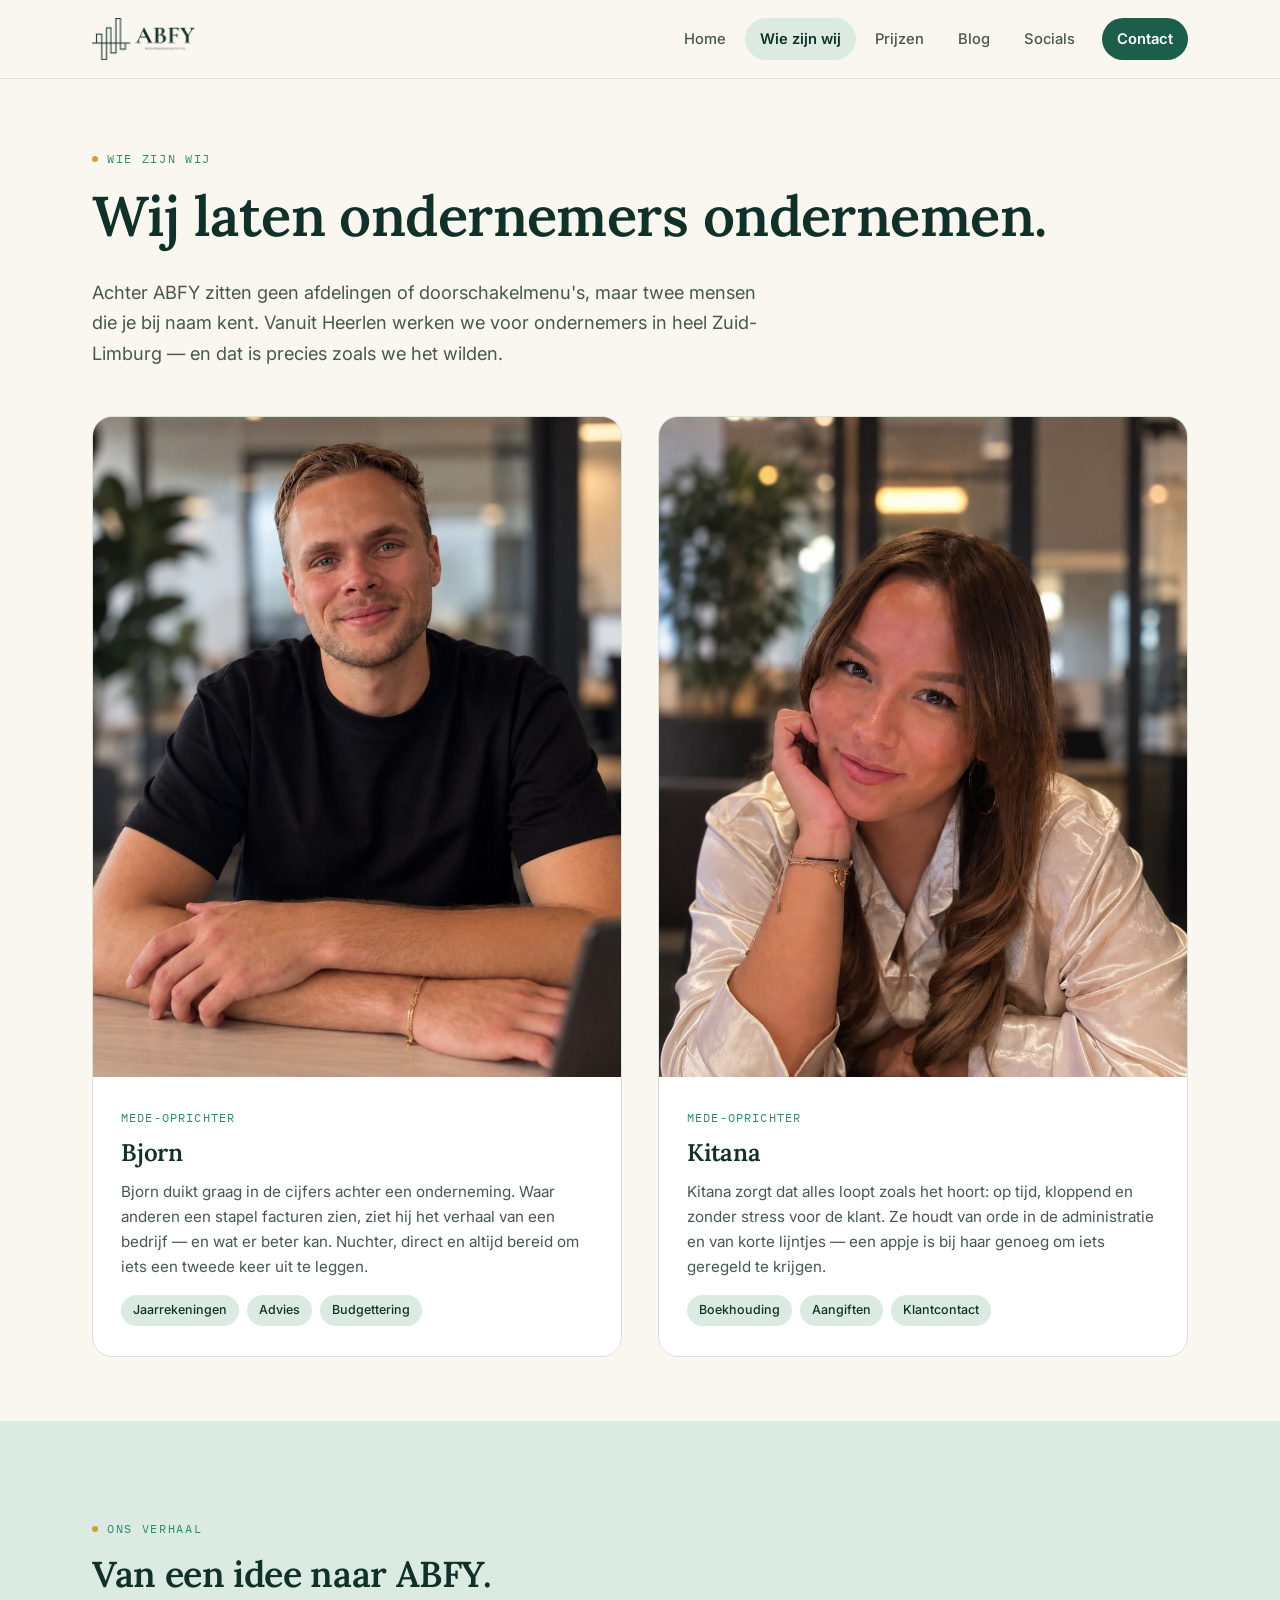
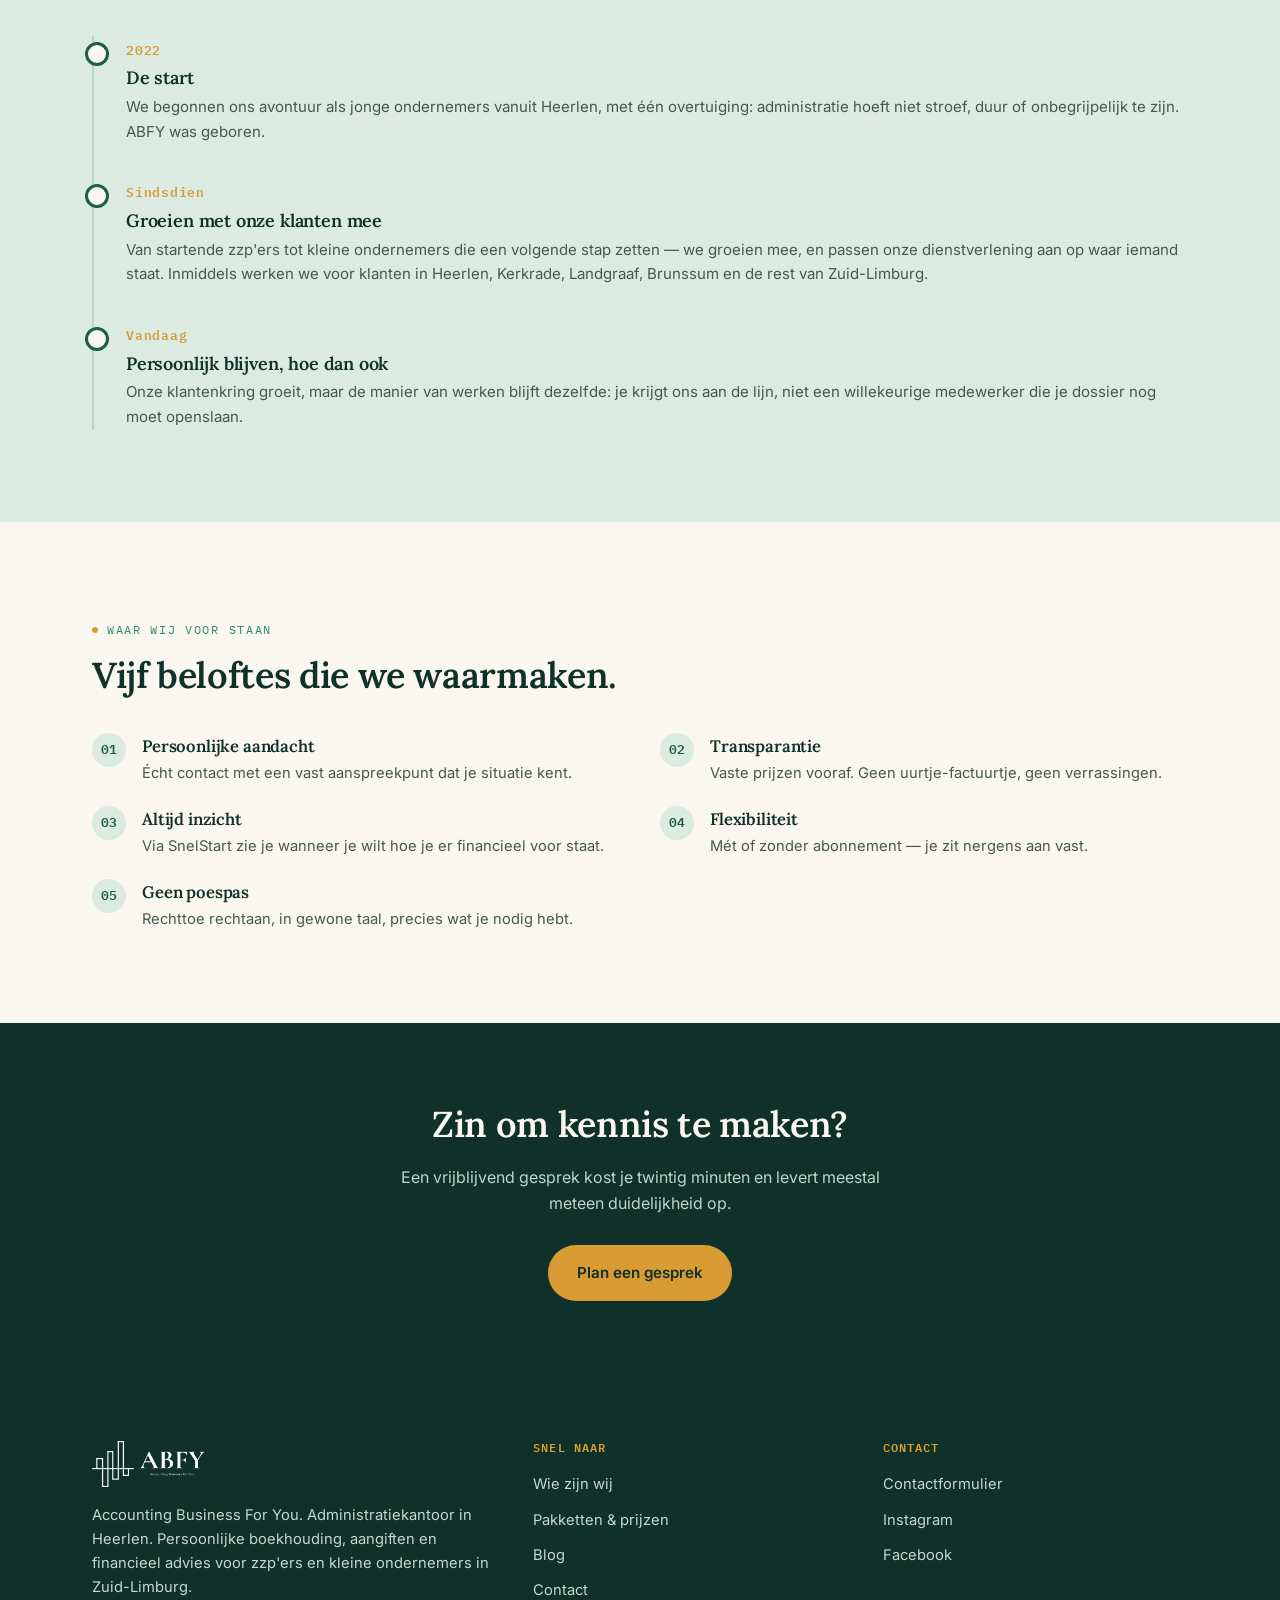
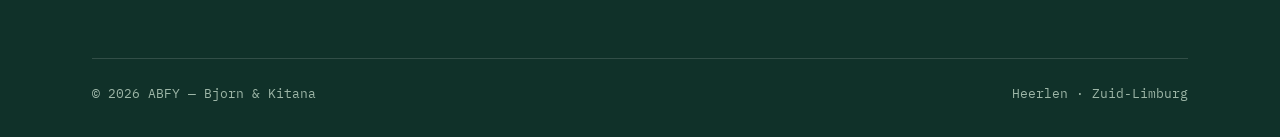
<file: wie-zijn-wij.html>
<!DOCTYPE html>
<html lang="nl">
<head>
  <meta charset="UTF-8" />
  <meta name="viewport" content="width=device-width, initial-scale=1.0" />
  <title>Wie zijn wij | Bjorn &amp; Kitana van ABFY</title>
  <meta name="description" content="Maak kennis met Bjorn en Kitana, de boekhouders achter ABFY in Heerlen. Twee ondernemers die administratie begrijpelijk maken." />
  <link rel="canonical" href="https://www.abfy.nl/wie-zijn-wij.html" />
  <meta name="robots" content="index, follow" />
  <meta name="author" content="ABFY — Accounting Business For You" />

  <!-- Favicon / tabblad-icoon -->
  <link rel="icon" href="favicon.ico" sizes="any" />
  <link rel="icon" type="image/png" sizes="32x32" href="favicon-32.png" />
  <link rel="icon" type="image/png" sizes="16x16" href="favicon-16.png" />
  <link rel="apple-touch-icon" href="apple-touch-icon.png" />
  <meta name="theme-color" content="#1B5E4A" />
  <link rel="manifest" href="site.webmanifest" />

  <!-- Zo ziet de site eruit als iemand hem deelt (WhatsApp, Facebook, LinkedIn) -->
  <meta property="og:type" content="website" />
  <meta property="og:locale" content="nl_NL" />
  <meta property="og:site_name" content="ABFY" />
  <meta property="og:title" content="Wie zijn wij | Bjorn &amp; Kitana van ABFY" />
  <meta property="og:description" content="Maak kennis met Bjorn en Kitana, de boekhouders achter ABFY in Heerlen. Twee ondernemers die administratie begrijpelijk maken." />
  <meta property="og:url" content="https://www.abfy.nl/wie-zijn-wij.html" />
  <meta property="og:image" content="https://www.abfy.nl/og-image.jpg" />
  <meta property="og:image:width" content="1200" />
  <meta property="og:image:height" content="630" />
  <meta name="twitter:card" content="summary_large_image" />
  <meta name="twitter:title" content="Wie zijn wij | Bjorn &amp; Kitana van ABFY" />
  <meta name="twitter:description" content="Maak kennis met Bjorn en Kitana, de boekhouders achter ABFY in Heerlen. Twee ondernemers die administratie begrijpelijk maken." />
  <meta name="twitter:image" content="https://www.abfy.nl/og-image.jpg" />

  <link rel="stylesheet" href="style.css" />
</head>
<body>
  <header id="site-header" class="site-header"></header>

  <main>
    <section class="section tight">
      <div class="container">
        <p class="eyebrow">Wie zijn wij</p>
        <h1>Wij laten ondernemers ondernemen.</h1>
        <p class="lead narrow" style="font-size: 1.14rem;">
          Achter ABFY zitten geen afdelingen of doorschakelmenu's, maar twee
          mensen die je bij naam kent. Vanuit Heerlen werken we voor ondernemers
          in heel Zuid-Limburg — en dat is precies zoals we het wilden.
        </p>

        <div class="team-grid">
          <article class="person">
            <div class="portrait">
              <img src="bjorn.jpg" alt="Bjorn, mede-oprichter van ABFY" width="900" height="1125" loading="lazy" />
            </div>
            <div class="person__body">
              <span class="person__role">Mede-oprichter</span>
              <h3>Bjorn</h3>
              <p>
                Bjorn duikt graag in de cijfers achter een onderneming. Waar
                anderen een stapel facturen zien, ziet hij het verhaal van een
                bedrijf — en wat er beter kan. Nuchter, direct en altijd bereid
                om iets een tweede keer uit te leggen.
              </p>
              <div class="person__tags">
                <span class="tag">Jaarrekeningen</span>
                <span class="tag">Advies</span>
                <span class="tag">Budgettering</span>
              </div>
            </div>
          </article>

          <article class="person">
            <div class="portrait">
              <img src="kitana.jpg" alt="Kitana, mede-oprichter van ABFY" width="900" height="1125" loading="lazy" />
            </div>
            <div class="person__body">
              <span class="person__role">Mede-oprichter</span>
              <h3>Kitana</h3>
              <p>
                Kitana zorgt dat alles loopt zoals het hoort: op tijd, kloppend
                en zonder stress voor de klant. Ze houdt van orde in de
                administratie en van korte lijntjes — een appje is bij haar
                genoeg om iets geregeld te krijgen.
              </p>
              <div class="person__tags">
                <span class="tag">Boekhouding</span>
                <span class="tag">Aangiften</span>
                <span class="tag">Klantcontact</span>
              </div>
            </div>
          </article>
        </div>
      </div>
    </section>

    <section class="section mint">
      <div class="container">
        <p class="eyebrow">Ons verhaal</p>
        <h2>Van een idee naar ABFY.</h2>

        <div class="story">
          <div class="story-item">
            <span class="year">2022</span>
            <h3>De start</h3>
            <p>
              We begonnen ons avontuur als jonge ondernemers vanuit Heerlen, met
              één overtuiging: administratie hoeft niet stroef, duur of
              onbegrijpelijk te zijn. ABFY was geboren.
            </p>
          </div>
          <div class="story-item">
            <span class="year">Sindsdien</span>
            <h3>Groeien met onze klanten mee</h3>
            <p>
              Van startende zzp'ers tot kleine ondernemers die een volgende stap
              zetten — we groeien mee, en passen onze dienstverlening aan op waar
              iemand staat. Inmiddels werken we voor klanten in Heerlen,
              Kerkrade, Landgraaf, Brunssum en de rest van Zuid-Limburg.
            </p>
          </div>
          <div class="story-item">
            <span class="year">Vandaag</span>
            <h3>Persoonlijk blijven, hoe dan ook</h3>
            <p>
              Onze klantenkring groeit, maar de manier van werken blijft dezelfde:
              je krijgt ons aan de lijn, niet een willekeurige medewerker die je
              dossier nog moet openslaan.
            </p>
          </div>
        </div>
      </div>
    </section>

    <section class="section">
      <div class="container">
        <p class="eyebrow">Waar wij voor staan</p>
        <h2>Vijf beloftes die we waarmaken.</h2>

        <div class="values-grid">
          <div class="value-item">
            <span class="marker">01</span>
            <div>
              <h3>Persoonlijke aandacht</h3>
              <p>Écht contact met een vast aanspreekpunt dat je situatie kent.</p>
            </div>
          </div>
          <div class="value-item">
            <span class="marker">02</span>
            <div>
              <h3>Transparantie</h3>
              <p>Vaste prijzen vooraf. Geen uurtje-factuurtje, geen verrassingen.</p>
            </div>
          </div>
          <div class="value-item">
            <span class="marker">03</span>
            <div>
              <h3>Altijd inzicht</h3>
              <p>Via SnelStart zie je wanneer je wilt hoe je er financieel voor staat.</p>
            </div>
          </div>
          <div class="value-item">
            <span class="marker">04</span>
            <div>
              <h3>Flexibiliteit</h3>
              <p>Mét of zonder abonnement — je zit nergens aan vast.</p>
            </div>
          </div>
          <div class="value-item">
            <span class="marker">05</span>
            <div>
              <h3>Geen poespas</h3>
              <p>Rechttoe rechtaan, in gewone taal, precies wat je nodig hebt.</p>
            </div>
          </div>
        </div>
      </div>
    </section>

    <section class="cta-band">
      <div class="container">
        <h2>Zin om kennis te maken?</h2>
        <p>Een vrijblijvend gesprek kost je twintig minuten en levert meestal meteen duidelijkheid op.</p>
        <a href="contact.html" class="btn btn-amber">Plan een gesprek</a>
      </div>
    </section>
  </main>

  <footer id="site-footer" class="site-footer"></footer>
  <script src="components.js"></script>
</body>
</html>
</file>
<file: style.css>
/* ==========================================================================
   ABFY — groen, warm, persoonlijk
   ========================================================================== */

@import url('https://fonts.googleapis.com/css2?family=Lora:ital,wght@0,400;0,500;0,600;0,700;1,400;1,500&family=Inter:wght@400;500;600;700&family=IBM+Plex+Mono:wght@400;500;600&display=swap');

:root {
  --pine: #103129;
  --green: #1B5E4A;
  --green-mid: #2E8B6B;
  --mint: #DCEBE1;
  --mint-deep: #B9D6C4;
  --paper: #FAF7F0;
  --paper-warm: #F2EDE1;
  --white: #FFFFFF;
  --amber: #D99B34;
  --amber-soft: #F0DBB4;
  --ink: #17251F;
  --ink-soft: #46584F;
  --line: #D9E3DB;
  --line-strong: #A9C0B2;

  --font-display: 'Lora', Georgia, 'Times New Roman', serif;
  --font-body: 'Inter', -apple-system, BlinkMacSystemFont, sans-serif;
  --font-mono: 'IBM Plex Mono', 'Courier New', monospace;

  --max-width: 1160px;
  --radius: 10px;
  --radius-lg: 20px;
}

* { box-sizing: border-box; }
html { scroll-behavior: smooth; }

body {
  margin: 0;
  background: var(--paper);
  color: var(--ink);
  font-family: var(--font-body);
  font-size: 16px;
  line-height: 1.65;
  -webkit-font-smoothing: antialiased;
}

h1, h2, h3, h4 {
  font-family: var(--font-display);
  font-weight: 600;
  line-height: 1.18;
  margin: 0 0 0.5em;
  color: var(--pine);
  letter-spacing: -0.01em;
}

h1 { font-size: clamp(2.2rem, 4.8vw, 3.5rem); font-weight: 600; }
h2 { font-size: clamp(1.65rem, 3.1vw, 2.25rem); }
h3 { font-size: 1.18rem; }

p { margin: 0 0 1em; color: var(--ink-soft); }
a { color: inherit; text-decoration: none; }

.container { max-width: var(--max-width); margin: 0 auto; padding: 0 32px; }
.narrow { max-width: 62ch; }

.eyebrow {
  font-family: var(--font-mono);
  font-size: 0.75rem;
  letter-spacing: 0.14em;
  text-transform: uppercase;
  color: var(--green-mid);
  display: inline-flex;
  align-items: center;
  gap: 9px;
  margin-bottom: 1.2em;
}
.eyebrow::before {
  content: '';
  width: 6px; height: 6px;
  border-radius: 50%;
  background: var(--amber);
}

.section { padding: 92px 0; }
.section.tight { padding: 64px 0; }
.section.mint { background: var(--mint); }
.section.warm { background: var(--paper-warm); }
.section.pine { background: var(--pine); }
.section.pine h2, .section.pine h3 { color: var(--paper); }
.section.pine p { color: #BFD4C8; }

/* Buttons */
.btn {
  display: inline-flex;
  align-items: center;
  gap: 8px;
  font-family: var(--font-body);
  font-weight: 600;
  font-size: 0.95rem;
  padding: 14px 28px;
  border-radius: 999px;
  border: 1.5px solid transparent;
  cursor: pointer;
  transition: transform 0.16s ease, background 0.16s ease, color 0.16s ease;
}
.btn:focus-visible { outline: 2px solid var(--amber); outline-offset: 3px; }
.btn-primary { background: var(--green); color: var(--white); }
.btn-primary:hover { background: var(--pine); transform: translateY(-2px); }
.btn-ghost { background: transparent; color: var(--pine); border-color: var(--line-strong); }
.btn-ghost:hover { border-color: var(--green); background: var(--mint); }
.btn-amber { background: var(--amber); color: var(--pine); }
.btn-amber:hover { background: #C4882A; transform: translateY(-2px); }
.btn-light { background: var(--paper); color: var(--pine); }
.btn-light:hover { background: var(--mint); transform: translateY(-2px); }

/* ==========================================================================
   Header
   ========================================================================== */
.site-header {
  position: sticky; top: 0; z-index: 50;
  background: rgba(250, 247, 240, 0.94);
  backdrop-filter: blur(8px);
  border-bottom: 1px solid var(--line);
}
.site-header .container {
  display: flex; align-items: center; justify-content: space-between; height: 78px;
}
.brand { display: flex; align-items: center; }
.brand-logo {
  height: 42px; width: auto; display: block;
}
.footer-logo {
  height: 46px; width: auto; display: block; margin-bottom: 16px;
}
.hero-logo {
  height: 64px; width: auto; display: block; margin-bottom: 28px;
}

.main-nav { display: flex; align-items: center; gap: 4px; }
.main-nav a {
  font-size: 0.92rem; font-weight: 500;
  padding: 9px 15px; border-radius: 999px; color: var(--ink-soft);
  transition: background 0.15s ease, color 0.15s ease;
}
.main-nav a:hover { color: var(--pine); background: var(--mint); }
.main-nav a.active { color: var(--pine); font-weight: 600; background: var(--mint); }
.main-nav a.nav-cta { background: var(--green); color: var(--white); font-weight: 600; margin-left: 8px; }
.main-nav a.nav-cta:hover { background: var(--pine); color: var(--white); }

.nav-toggle {
  display: none; background: none;
  border: 1.5px solid var(--line-strong); border-radius: 999px;
  width: 44px; height: 44px; cursor: pointer;
  align-items: center; justify-content: center;
}
.nav-toggle span, .nav-toggle span::before, .nav-toggle span::after {
  content: ''; display: block; width: 18px; height: 2px;
  background: var(--pine); border-radius: 2px; position: relative;
}
.nav-toggle span::before { position: absolute; top: -6px; }
.nav-toggle span::after { position: absolute; top: 6px; }

/* ==========================================================================
   Hero
   ========================================================================== */
.hero { padding: 80px 0 90px; }
.hero .container {
  display: grid; grid-template-columns: 1.05fr 0.95fr; gap: 60px; align-items: center;
}
.hero-copy p.lead { font-size: 1.14rem; color: var(--ink-soft); max-width: 46ch; }
.hero-actions { display: flex; gap: 14px; margin-top: 1.9em; flex-wrap: wrap; }
.hero-trust {
  margin-top: 2.4em; display: flex; align-items: center; gap: 14px;
  font-size: 0.88rem; color: var(--ink-soft);
}
.hero-trust .dot-sep { width: 4px; height: 4px; border-radius: 50%; background: var(--line-strong); }

/* Signature: checklist card */
.ledger-card {
  background: var(--white);
  border: 1px solid var(--line);
  border-radius: var(--radius-lg);
  box-shadow: 0 30px 60px -34px rgba(16, 49, 41, 0.35);
  overflow: hidden;
}
.ledger-card__head {
  display: flex; justify-content: space-between; align-items: center;
  padding: 20px 24px; background: var(--pine); color: var(--paper);
  font-family: var(--font-mono); font-size: 0.72rem;
  letter-spacing: 0.1em; text-transform: uppercase;
}
.ledger-card__head .stamp-badge {
  color: var(--pine); background: var(--amber);
  border-radius: 999px; padding: 4px 12px; font-size: 0.68rem; font-weight: 600;
}
.ledger-rows { padding: 4px 0; }
.ledger-row {
  display: flex; align-items: center; gap: 14px;
  padding: 15px 24px; border-bottom: 1px solid var(--line);
  opacity: 0; transform: translateX(-10px);
  transition: opacity 0.5s ease, transform 0.5s ease;
}
.ledger-row:last-child { border-bottom: none; }
.ledger-row.is-visible { opacity: 1; transform: translateX(0); }
.ledger-check {
  width: 24px; height: 24px; border-radius: 50%;
  border: 1.5px solid var(--line-strong);
  display: flex; align-items: center; justify-content: center;
  flex-shrink: 0; font-size: 0.72rem; color: transparent;
  transition: background 0.3s ease 0.15s, border-color 0.3s ease 0.15s, color 0.3s ease 0.15s;
}
.ledger-row.is-visible .ledger-check {
  background: var(--green); border-color: var(--green); color: var(--white);
}
.ledger-row__label { font-size: 0.94rem; color: var(--ink); flex: 1; }
.ledger-row__meta { font-family: var(--font-mono); font-size: 0.78rem; color: var(--ink-soft); }
.ledger-card__foot {
  padding: 18px 24px; background: var(--mint);
  font-family: var(--font-mono); font-size: 0.84rem; color: var(--pine);
  display: flex; justify-content: space-between; align-items: center;
}

/* ==========================================================================
   USP strip
   ========================================================================== */
.usp-grid { display: grid; grid-template-columns: repeat(3, 1fr); gap: 24px; }
.usp-item {
  background: var(--white); border: 1px solid var(--line);
  border-radius: var(--radius); padding: 30px 28px;
}
.usp-item .num {
  font-family: var(--font-mono); color: var(--amber);
  font-size: 0.8rem; font-weight: 600;
}
.usp-item h3 { margin: 0.5em 0 0.35em; font-size: 1.08rem; }
.usp-item p { margin: 0; font-size: 0.93rem; }

/* ==========================================================================
   Services
   ========================================================================== */
.services-grid {
  display: grid; grid-template-columns: repeat(4, 1fr); gap: 20px; margin-top: 44px;
}
.service-card {
  background: var(--white); border: 1px solid var(--line);
  border-radius: var(--radius); padding: 28px 24px;
  transition: transform 0.18s ease, box-shadow 0.18s ease;
}
.service-card:hover {
  transform: translateY(-4px);
  box-shadow: 0 18px 36px -24px rgba(16, 49, 41, 0.4);
}
.service-card .idx { font-family: var(--font-mono); font-size: 0.75rem; color: var(--green-mid); }
.service-card h3 { margin: 0.6em 0 0.4em; font-size: 1.08rem; }
.service-card p { font-size: 0.9rem; margin: 0; }

/* ==========================================================================
   Portraits / team
   ========================================================================== */
.team-grid {
  display: grid; grid-template-columns: repeat(2, 1fr); gap: 36px; margin-top: 48px;
}
.person {
  background: var(--white); border: 1px solid var(--line);
  border-radius: var(--radius-lg); overflow: hidden;
}
.portrait {
  aspect-ratio: 4 / 5;
  background: var(--mint);
  display: flex; align-items: center; justify-content: center;
  position: relative; overflow: hidden;
}
.portrait img { width: 100%; height: 100%; object-fit: cover; object-position: center 22%; display: block; }
.portrait__placeholder {
  text-align: center; padding: 24px;
  font-family: var(--font-mono); font-size: 0.76rem;
  color: var(--green); letter-spacing: 0.06em; text-transform: uppercase;
}
.portrait__initials {
  font-family: var(--font-display); font-size: 3.4rem; font-weight: 600;
  color: var(--green); display: block; margin-bottom: 8px; letter-spacing: 0;
}
.person__body { padding: 26px 28px 30px; }
.person__role {
  font-family: var(--font-mono); font-size: 0.72rem;
  letter-spacing: 0.1em; text-transform: uppercase; color: var(--green-mid);
}
.person__body h3 { margin: 0.4em 0 0.5em; font-size: 1.5rem; }
.person__body p { font-size: 0.95rem; }
.person__tags { display: flex; flex-wrap: wrap; gap: 8px; margin-top: 16px; }
.tag {
  font-size: 0.78rem; padding: 5px 12px; border-radius: 999px;
  background: var(--mint); color: var(--pine); font-weight: 500;
}

/* Values list */
.values-grid { display: grid; grid-template-columns: repeat(2, 1fr); gap: 20px 40px; margin-top: 36px; }
.value-item { display: flex; gap: 16px; align-items: flex-start; }
.value-item .marker {
  min-width: 34px; height: 34px; border-radius: 50%;
  background: var(--mint); color: var(--green);
  display: flex; align-items: center; justify-content: center;
  font-family: var(--font-mono); font-size: 0.8rem; font-weight: 600;
}
.value-item h3 { font-size: 1.04rem; margin: 4px 0 0.3em; }
.value-item p { font-size: 0.92rem; margin: 0; }

/* Story timeline */
.story { margin-top: 40px; border-left: 2px solid var(--mint-deep); padding-left: 32px; }
.story-item { position: relative; padding-bottom: 34px; }
.story-item:last-child { padding-bottom: 0; }
.story-item::before {
  content: ''; position: absolute; left: -41px; top: 6px;
  width: 18px; height: 18px; border-radius: 50%;
  background: var(--paper); border: 3px solid var(--green);
}
.story-item .year {
  font-family: var(--font-mono); font-size: 0.8rem;
  color: var(--amber); font-weight: 600; letter-spacing: 0.06em;
}
.story-item h3 { font-size: 1.12rem; margin: 0.3em 0 0.35em; }
.story-item p { font-size: 0.94rem; margin: 0; }

/* ==========================================================================
   Intro met portretten (homepage)
   ========================================================================== */
.intro-grid {
  display: grid;
  grid-template-columns: 1fr 0.85fr;
  gap: 56px;
  align-items: center;
}
.intro-fotos { margin: 0; }
.intro-fotos img {
  width: 100%;
  height: auto;
  display: block;
  border-radius: var(--radius-lg);
  box-shadow: 0 26px 52px -30px rgba(16, 49, 41, 0.45);
}
.intro-fotos figcaption {
  font-family: var(--font-mono);
  font-size: 0.78rem;
  letter-spacing: 0.08em;
  text-transform: uppercase;
  color: var(--green);
  margin-top: 14px;
  text-align: center;
}

/* ==========================================================================
   CTA band
   ========================================================================== */
.cta-band { background: var(--pine); color: var(--paper); padding: 80px 0; text-align: center; }
.cta-band h2 { color: var(--paper); }
.cta-band p { color: #BFD4C8; max-width: 52ch; margin: 0 auto 1.8em; }

/* ==========================================================================
   Pricing
   ========================================================================== */
.pricing-table {
  width: 100%; border-collapse: collapse; margin-top: 32px;
  font-family: var(--font-mono);
  background: var(--white);
  border: 1px solid var(--line); border-radius: var(--radius); overflow: hidden;
}
.pricing-table th, .pricing-table td {
  border-bottom: 1px solid var(--line); padding: 17px 20px;
  text-align: left; font-size: 0.92rem;
}
.pricing-table thead th {
  font-size: 0.7rem; letter-spacing: 0.1em; text-transform: uppercase;
  color: var(--paper); background: var(--green); border-bottom: none;
}
.pricing-table tbody tr:last-child td { border-bottom: none; }
.pricing-table tbody tr:hover { background: var(--mint); }
.pricing-table td.price { color: var(--green); font-weight: 600; font-size: 1rem; }
.pricing-note { font-size: 0.82rem; color: var(--ink-soft); margin-top: 12px; }

.pkg-includes {
  display: grid; grid-template-columns: repeat(2, 1fr);
  gap: 12px 32px; margin: 30px 0 0; list-style: none; padding: 0;
}
.pkg-includes li { display: flex; gap: 12px; font-size: 0.94rem; align-items: flex-start; }
.pkg-includes li::before {
  content: '✓'; min-width: 21px; height: 21px; margin-top: 2px;
  border-radius: 50%; background: var(--green); color: var(--white);
  display: flex; align-items: center; justify-content: center;
  font-size: 0.68rem; flex-shrink: 0;
}

.hour-rate-box {
  border: 1px solid var(--line); border-radius: var(--radius-lg);
  padding: 36px; background: var(--white); margin-top: 22px;
}
.hour-rate-box .rate {
  font-family: var(--font-mono); font-size: 2.3rem;
  color: var(--green); font-weight: 600;
}

/* ==========================================================================
   Socials
   ========================================================================== */
.social-grid { display: grid; grid-template-columns: repeat(2, 1fr); gap: 24px; margin-top: 44px; }
.social-card {
  border: 1px solid var(--line); border-radius: var(--radius-lg);
  padding: 34px; background: var(--white);
  transition: transform 0.18s ease, box-shadow 0.18s ease;
}
.social-card:hover { transform: translateY(-4px); box-shadow: 0 20px 40px -26px rgba(16,49,41,0.4); }
.social-card .platform {
  font-family: var(--font-mono); font-size: 0.72rem;
  letter-spacing: 0.1em; text-transform: uppercase; color: var(--green-mid);
}
.social-card h3 { margin: 0.5em 0 0.35em; }
.social-card .handle { color: var(--green); font-weight: 600; font-size: 0.9rem; }

/* ==========================================================================
   Blog
   ========================================================================== */
.blog-grid { display: grid; grid-template-columns: repeat(3, 1fr); gap: 26px; margin-top: 44px; }
.blog-card {
  background: var(--white); border: 1px solid var(--line);
  border-radius: var(--radius); padding: 26px;
  transition: transform 0.18s ease, box-shadow 0.18s ease;
}
.blog-card:hover { transform: translateY(-4px); box-shadow: 0 18px 36px -26px rgba(16,49,41,0.4); }
.blog-card .meta {
  font-family: var(--font-mono); font-size: 0.73rem;
  color: var(--amber); text-transform: uppercase; letter-spacing: 0.08em; font-weight: 600;
}
.blog-card h3 { margin: 0.6em 0 0.4em; font-size: 1.12rem; }
.blog-card p { font-size: 0.9rem; }
.blog-card .read-more { font-size: 0.86rem; font-weight: 600; color: var(--green); }

/* ==========================================================================
   Contact
   ========================================================================== */
.contact-grid { display: grid; grid-template-columns: 1fr 1fr; gap: 60px; margin-top: 44px; align-items: start; }
.contact-info dl { margin: 0; }
.contact-info dt {
  font-family: var(--font-mono); font-size: 0.7rem;
  letter-spacing: 0.1em; text-transform: uppercase; color: var(--green-mid);
  margin-top: 26px;
}
.contact-info dt:first-child { margin-top: 0; }
.contact-info dd { margin: 5px 0 0; font-size: 1.02rem; }
.contact-info dd a { color: var(--green); font-weight: 500; }

.hours-table { width: 100%; margin-top: 10px; font-size: 0.92rem; border-collapse: collapse; }
.hours-table td { padding: 5px 0; border: none; }
.hours-table td:last-child { text-align: right; font-family: var(--font-mono); color: var(--ink-soft); }

.contact-form {
  background: var(--white); border: 1px solid var(--line);
  border-radius: var(--radius-lg); padding: 34px;
}
.field { margin-bottom: 20px; }
.field label { display: block; font-size: 0.85rem; font-weight: 600; margin-bottom: 7px; color: var(--pine); }
.field input, .field textarea {
  width: 100%; border: 1.5px solid var(--line);
  background: var(--paper); border-radius: var(--radius);
  padding: 13px 15px; font-family: var(--font-body);
  font-size: 0.95rem; color: var(--ink);
}
.field input:focus, .field textarea:focus {
  outline: none; border-color: var(--green); background: var(--white);
}
.field textarea { resize: vertical; min-height: 135px; }
.form-status { margin-top: 16px; font-size: 0.9rem; }
.form-status.success { color: var(--green); font-weight: 500; }
.form-status.error { color: #B4462C; }
.form-status.error strong { display: block; margin-bottom: 4px; }
.form-status.error a { color: #B4462C; font-weight: 600; text-decoration: underline; }
.form-status.error {
  background: #FDF5F3;
  border-left: 3px solid #B4462C;
  border-radius: var(--radius);
  padding: 14px 16px;
  line-height: 1.5;
}

.field-hint {
  font-size: 0.8rem;
  color: var(--ink-soft);
  margin: 6px 0 0;
}
.field-optional {
  font-weight: 400;
  font-size: 0.78rem;
  color: var(--ink-soft);
  text-transform: none;
  letter-spacing: 0;
}
.field input.is-invalid,
.field textarea.is-invalid {
  border-color: #B4462C;
  background: #FDF5F3;
}
.field-error {
  font-size: 0.82rem;
  color: #B4462C;
  margin: 6px 0 0;
}

/* ==========================================================================
   Footer
   ========================================================================== */
.site-footer { background: var(--pine); color: var(--paper); padding: 60px 0 32px; }
.footer-grid { display: grid; grid-template-columns: 1.3fr 1fr 1fr; gap: 44px; }
.footer-grid h4 {
  font-family: var(--font-mono); font-size: 0.72rem;
  letter-spacing: 0.1em; text-transform: uppercase;
  color: var(--amber); margin-bottom: 16px;
}
.footer-grid a, .footer-grid p { font-size: 0.92rem; color: #C4D7CB; }
.footer-grid a:hover { color: var(--paper); }
.footer-grid ul { list-style: none; padding: 0; margin: 0; display: flex; flex-direction: column; gap: 9px; }
.footer-brand {
  font-family: var(--font-display); font-size: 1.5rem;
  font-weight: 700; color: var(--paper); margin-bottom: 12px;
}
.footer-bottom {
  margin-top: 44px; padding-top: 24px;
  border-top: 1px solid rgba(255,255,255,0.14);
  display: flex; justify-content: space-between;
  font-size: 0.82rem; color: #9DB6A7; font-family: var(--font-mono);
}

/* ==========================================================================
   Responsive
   ========================================================================== */
@media (max-width: 940px) {
  .hero .container { grid-template-columns: 1fr; }
  .services-grid { grid-template-columns: repeat(2, 1fr); }
  .usp-grid { grid-template-columns: 1fr; }
  .team-grid { grid-template-columns: 1fr; }
  .intro-grid { grid-template-columns: 1fr; gap: 36px; }
  .values-grid { grid-template-columns: 1fr; }
  .social-grid { grid-template-columns: 1fr; }
  .blog-grid { grid-template-columns: 1fr; }
  .contact-grid { grid-template-columns: 1fr; }
  .footer-grid { grid-template-columns: 1fr; gap: 30px; }
  .pkg-includes { grid-template-columns: 1fr; }
  .section { padding: 64px 0; }

  .main-nav { display: none; }
  .main-nav.open {
    display: flex; position: absolute; top: 78px; left: 0; right: 0;
    background: var(--paper); border-bottom: 1px solid var(--line);
    flex-direction: column; padding: 14px; gap: 4px; align-items: stretch;
  }
  .main-nav.open a { text-align: center; }
  .main-nav.open a.nav-cta { margin-left: 0; margin-top: 6px; }
  .nav-toggle { display: flex; }
  .brand-logo { height: 34px; }
  .footer-logo { height: 40px; }
}

@media (max-width: 620px) {
  .services-grid { grid-template-columns: 1fr; }
  .container { padding: 0 22px; }
  .footer-bottom { flex-direction: column; gap: 8px; }
}

@media (prefers-reduced-motion: reduce) {
  html { scroll-behavior: auto; }
  .ledger-row { transition: none; opacity: 1; transform: none; }
  .ledger-check { transition: none; }
  .service-card, .blog-card, .social-card, .btn { transition: none; }
}

/* ==========================================================================
   Blog artikel
   ========================================================================== */
.article { max-width: 720px; margin: 0 auto; }
.article-header { margin-bottom: 40px; }
.article-header .meta {
  font-family: var(--font-mono); font-size: 0.73rem;
  color: var(--amber); text-transform: uppercase;
  letter-spacing: 0.08em; font-weight: 600;
}
.article-header h1 { margin: 0.4em 0 0.4em; font-size: clamp(1.9rem, 3.8vw, 2.6rem); }
.article-header .standfirst { font-size: 1.12rem; color: var(--ink-soft); }

.article-body { font-size: 1.04rem; }
.article-body h2 {
  font-size: 1.5rem; margin: 1.8em 0 0.6em;
  padding-top: 1.2em; border-top: 1px solid var(--line);
}
.article-body h2:first-child { border-top: none; padding-top: 0; margin-top: 0; }
.article-body h3 { font-size: 1.15rem; margin: 1.5em 0 0.4em; }
.article-body ul, .article-body ol { padding-left: 22px; margin: 0 0 1.4em; color: var(--ink-soft); }
.article-body li { margin-bottom: 0.6em; }
.article-body strong { color: var(--pine); }
.article-body a { color: var(--green); font-weight: 600; text-decoration: underline; }

.callout {
  background: var(--mint); border-radius: var(--radius);
  padding: 24px 26px; margin: 2em 0;
  border-left: 4px solid var(--green);
}
.callout p:last-child { margin-bottom: 0; }
.callout strong { color: var(--pine); }

.back-link {
  display: inline-flex; align-items: center; gap: 8px;
  font-size: 0.88rem; font-weight: 600; color: var(--green);
  margin-bottom: 34px;
}
.back-link:hover { color: var(--pine); }

.article-footer {
  margin-top: 56px; padding-top: 32px;
  border-top: 1px solid var(--line);
}
.article-disclaimer {
  font-size: 0.86rem; color: var(--ink-soft);
  background: var(--paper-warm); border-radius: var(--radius);
  padding: 18px 22px; margin-top: 28px;
}

/* ==========================================================================
   Bedankpagina
   ========================================================================== */
.bedankt { max-width: 620px; text-align: center; }
.bedankt .eyebrow { justify-content: center; }
.bedankt .lead { font-size: 1.1rem; color: var(--ink-soft); }
.bedankt-vink {
  width: 76px; height: 76px; margin: 0 auto 28px;
  border-radius: 50%;
  background: var(--mint);
  color: var(--green);
  display: flex; align-items: center; justify-content: center;
  font-size: 2rem; font-weight: 700;
}
.bedankt-acties {
  display: flex; gap: 14px; justify-content: center;
  flex-wrap: wrap; margin-top: 2em;
}
.bedankt-sluit {
  margin-top: 2.6em; font-size: 0.92rem; color: var(--ink-soft);
}
.bedankt-sluit a { color: var(--green); font-weight: 600; }
</file>
